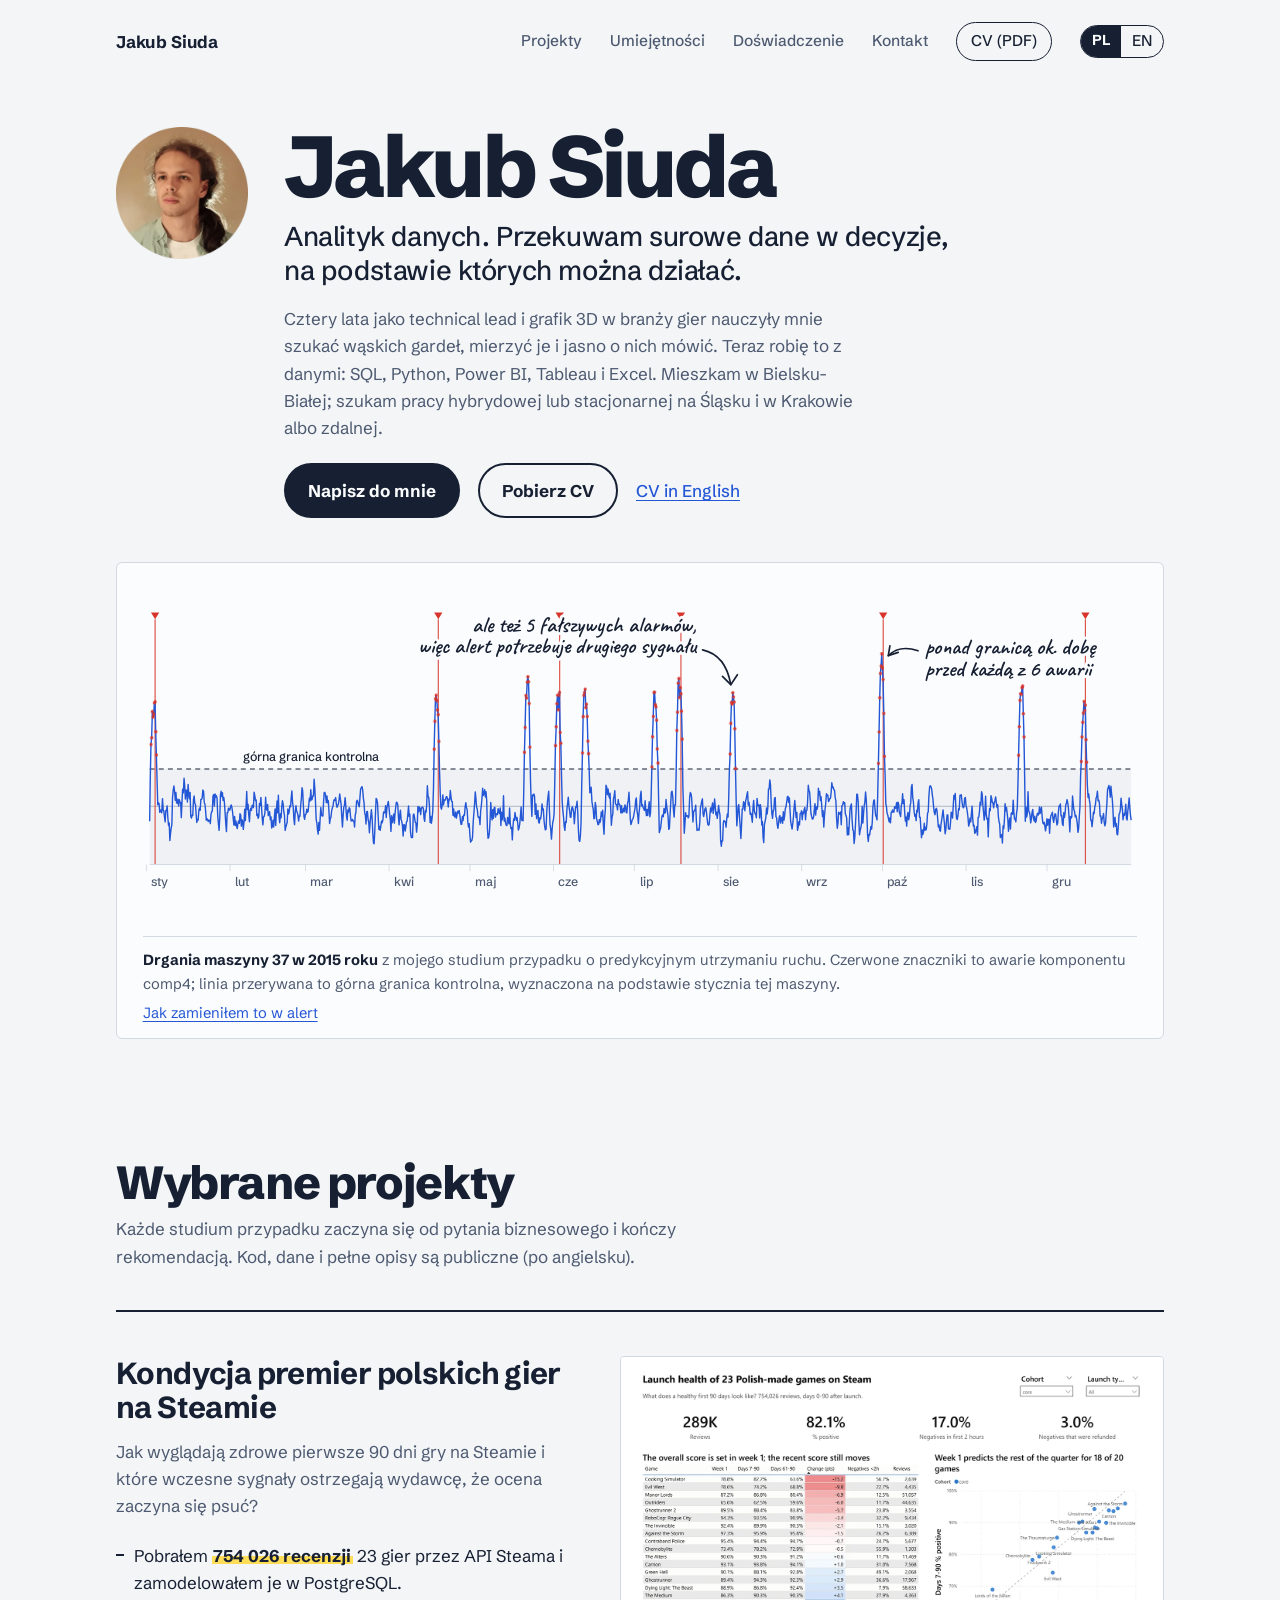
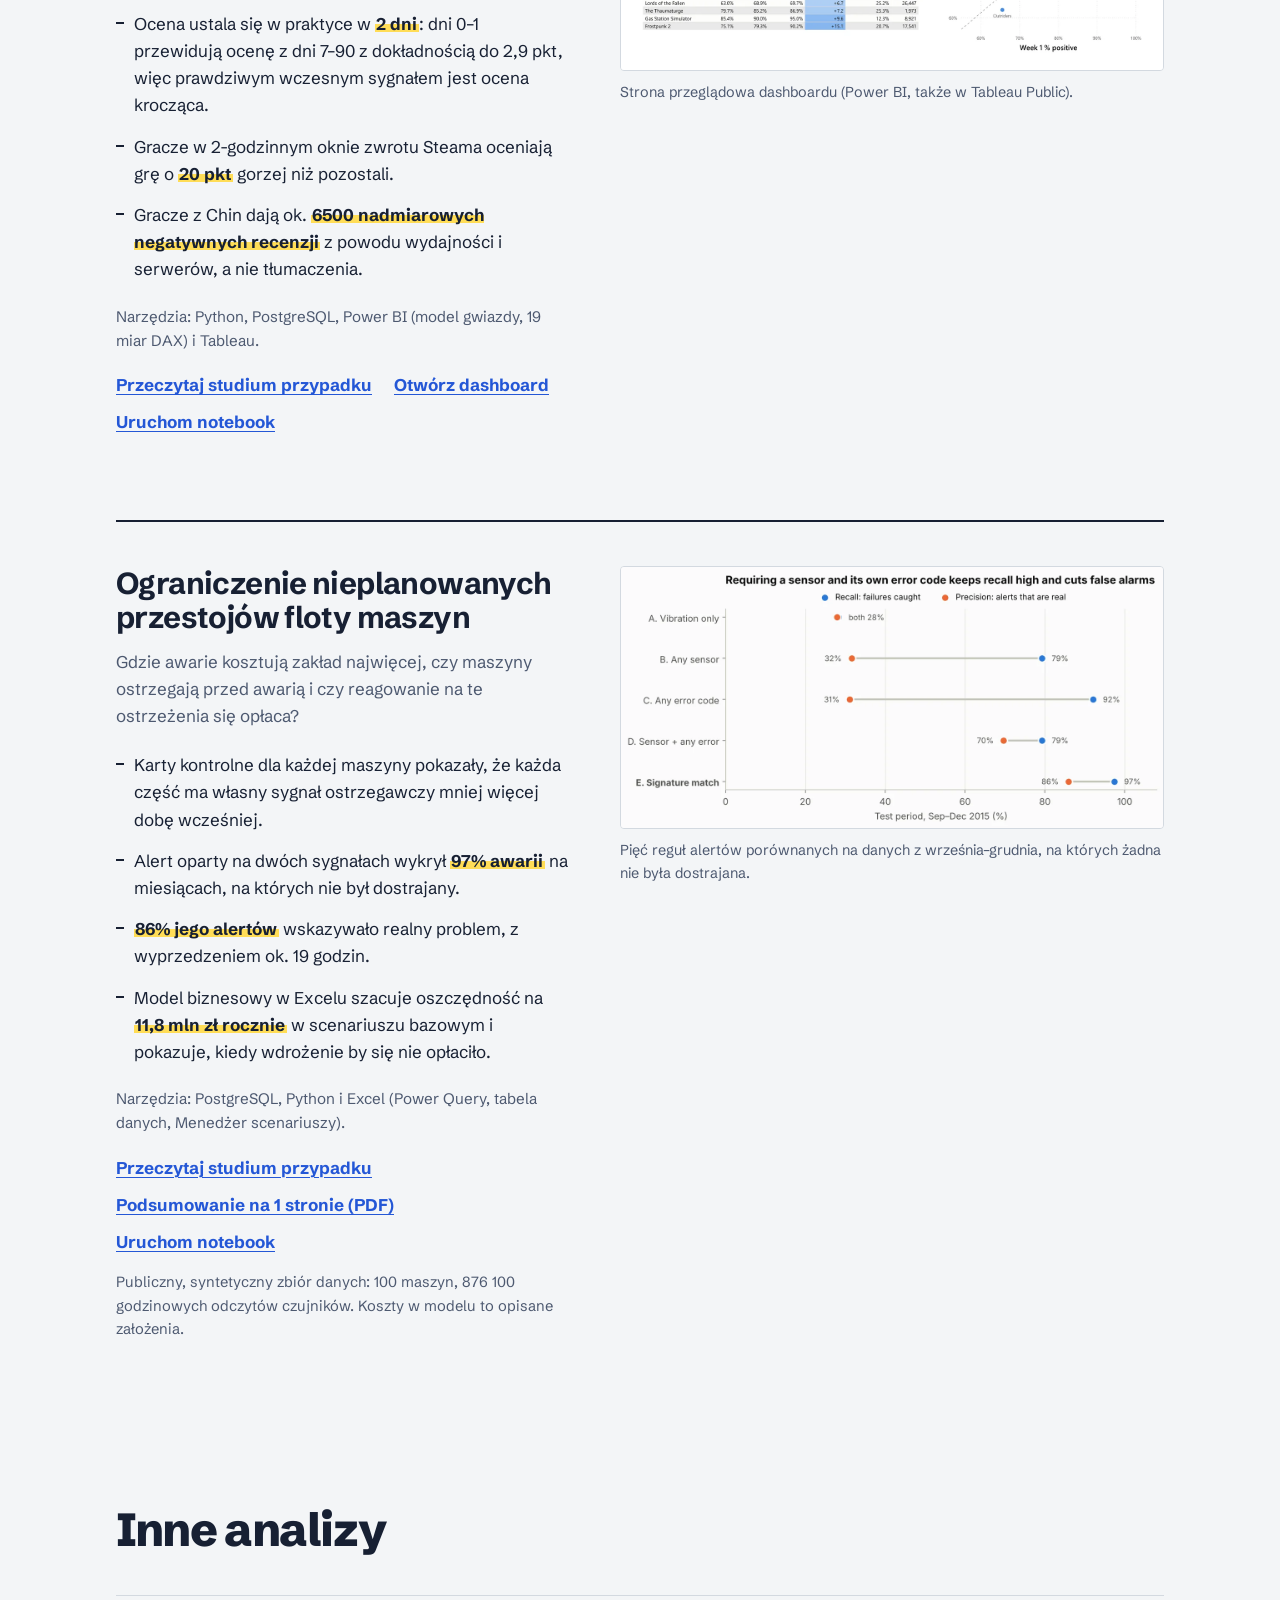
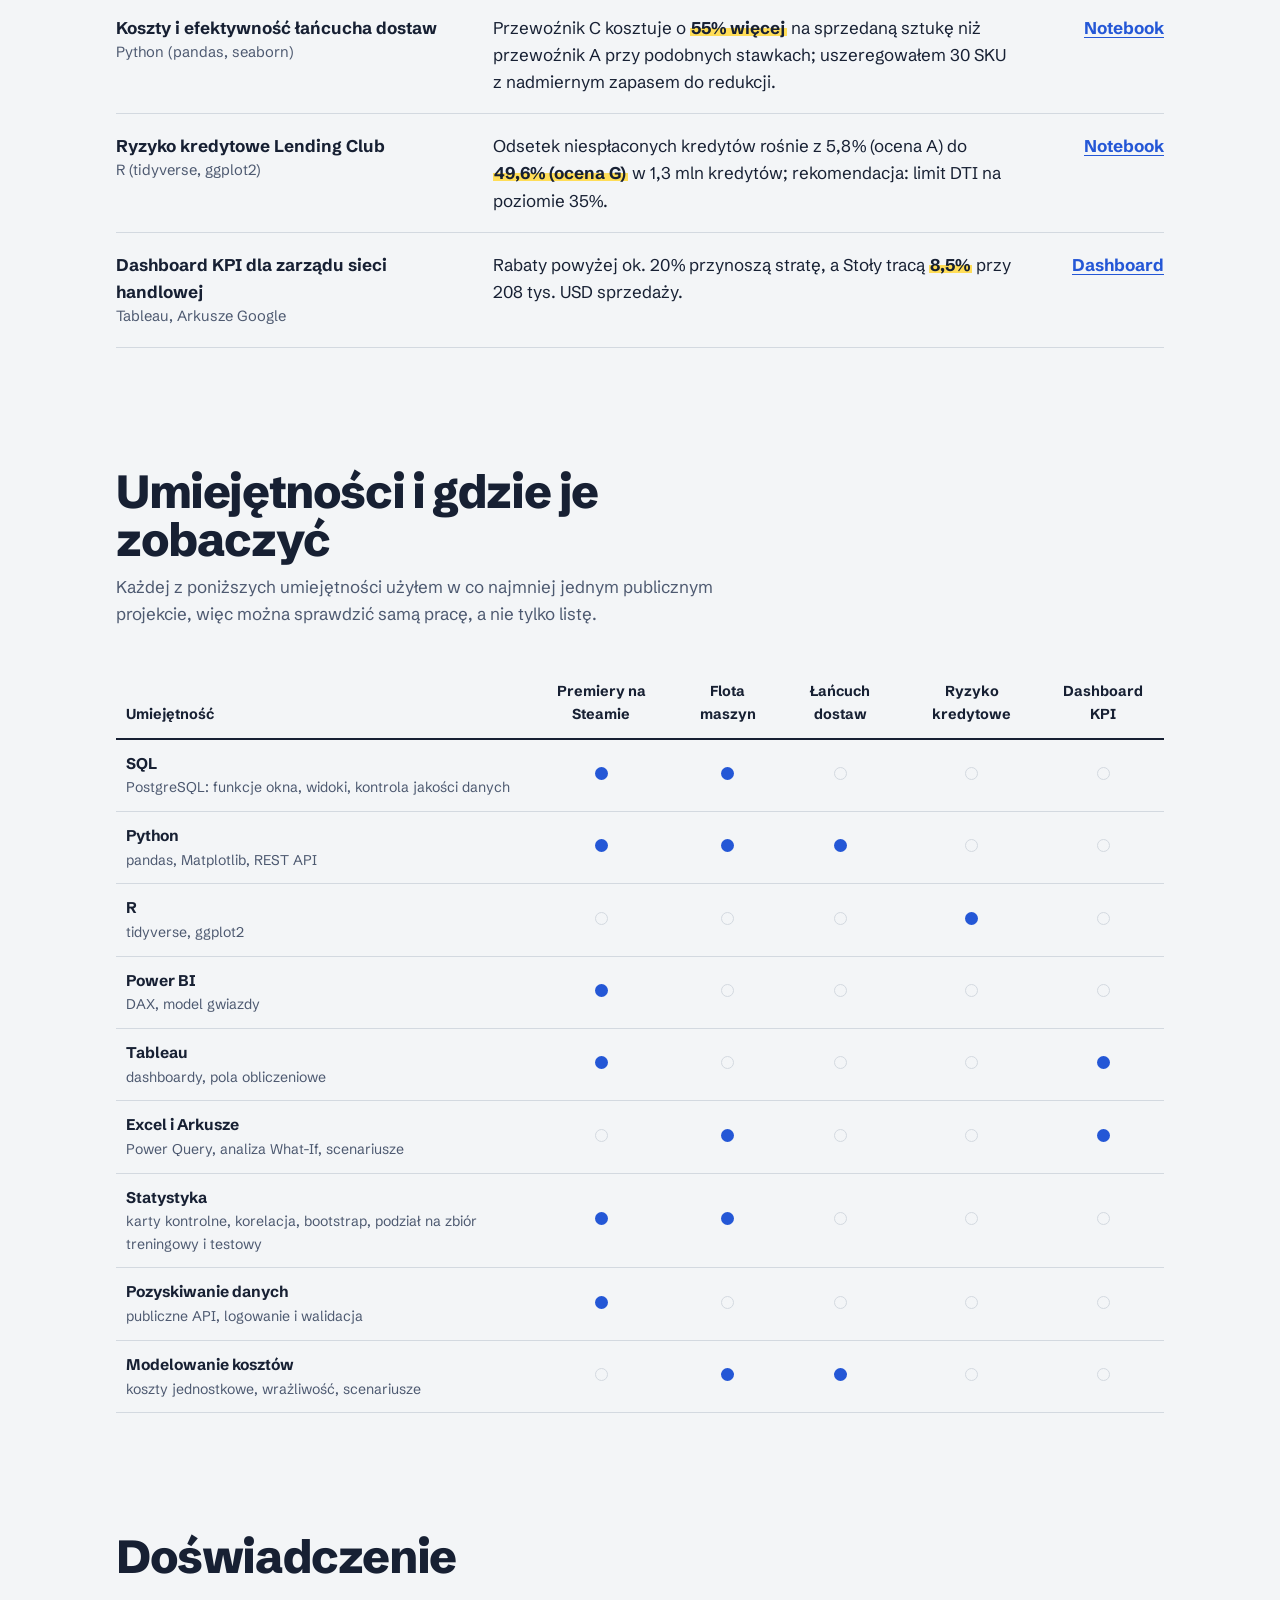
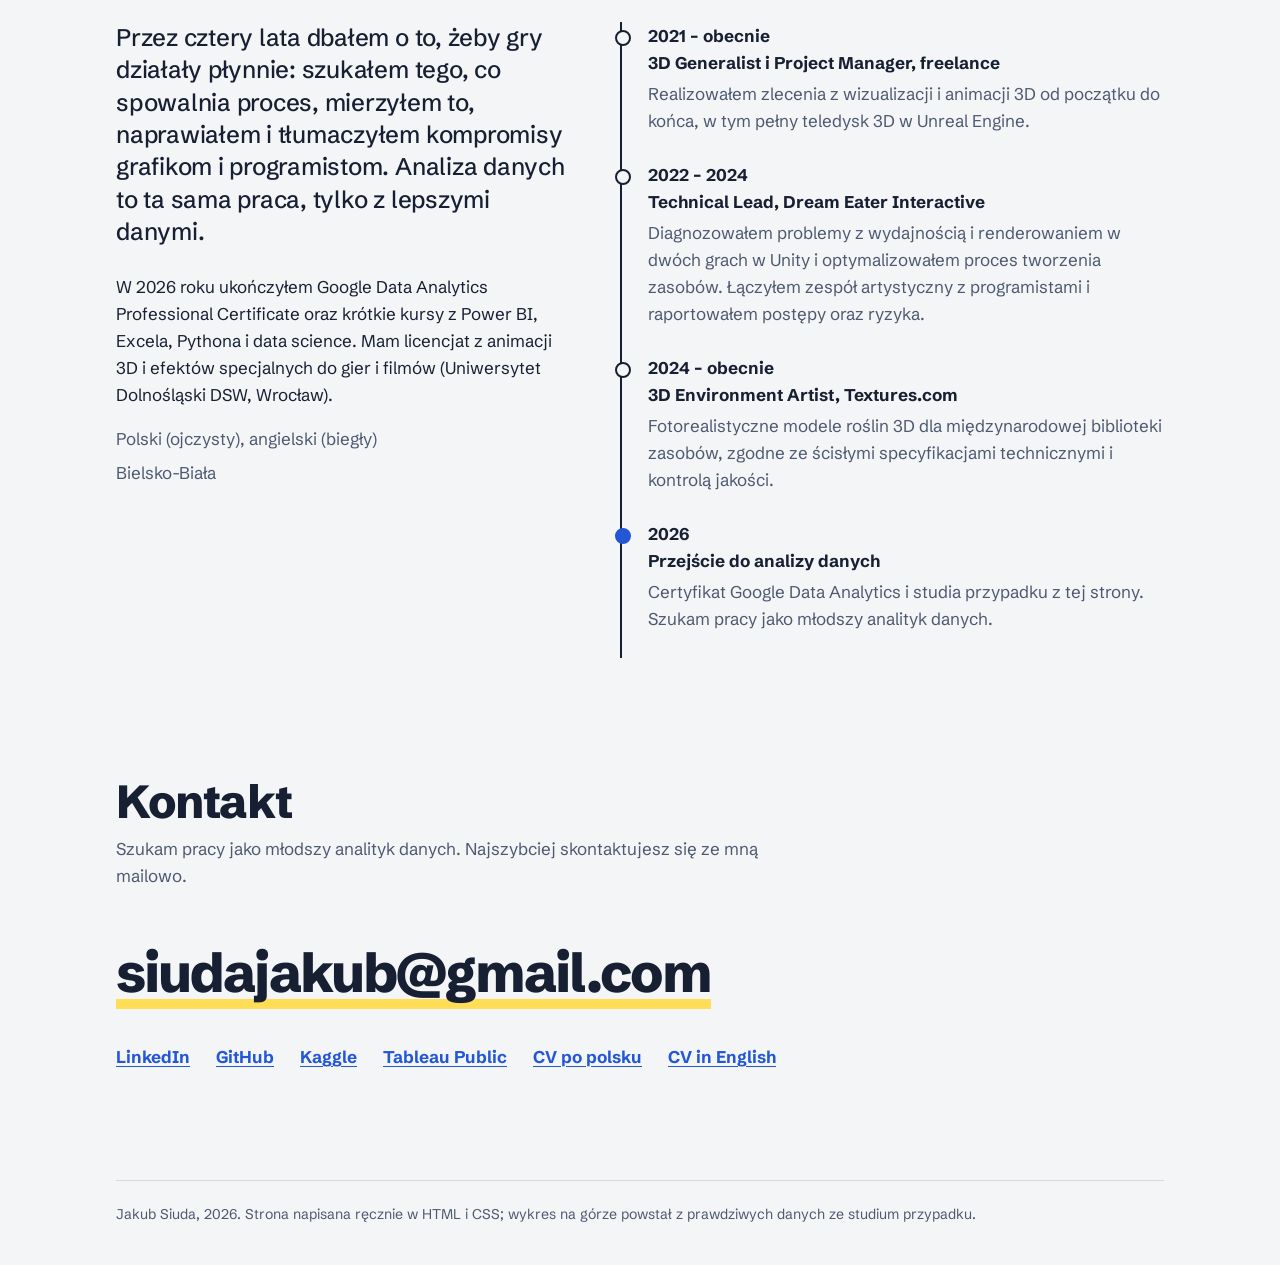
<file: index.html>
<!doctype html>
<html lang="pl">
<head>
<meta charset="utf-8">
<meta name="viewport" content="width=device-width, initial-scale=1">
<title>Jakub Siuda – Analityk danych</title>
<meta name="description" content="Młodszy analityk danych. Studia przypadku w SQL, Pythonie, Power BI, Tableau i Excelu: premiery gier na Steamie, predykcyjne utrzymanie ruchu floty maszyn, łańcuch dostaw i ryzyko kredytowe.">
<link rel="canonical" href="https://jakubsiuda.astermaris.pl/">
<link rel="alternate" hreflang="pl" href="https://jakubsiuda.astermaris.pl/">
<link rel="alternate" hreflang="en" href="https://jakubsiuda.astermaris.pl/en/">
<link rel="alternate" hreflang="x-default" href="https://jakubsiuda.astermaris.pl/">
<meta property="og:type" content="website">
<meta property="og:locale" content="pl_PL">
<meta property="og:locale:alternate" content="en_GB">
<meta property="og:title" content="Jakub Siuda – Analityk danych">
<meta property="og:description" content="Studia przypadku zakończone decyzją: premiery gier na Steamie, predykcyjne utrzymanie ruchu, łańcuch dostaw i ryzyko kredytowe.">
<meta property="og:url" content="https://jakubsiuda.astermaris.pl/">
<meta property="og:image" content="https://jakubsiuda.astermaris.pl/img/og.png">
<meta name="twitter:card" content="summary_large_image">
<link rel="icon" href="favicon.svg" type="image/svg+xml">
<link rel="preload" href="fonts/schibsted-grotesk-latin-800-normal.woff2" as="font" type="font/woff2" crossorigin>
<link rel="preload" href="fonts/schibsted-grotesk-latin-400-normal.woff2" as="font" type="font/woff2" crossorigin>
<link rel="stylesheet" href="styles.css">
</head>
<body>
<a class="skip" href="#work">Przejdź do projektów</a>

<header class="wrap top">
  <a class="name" href="#">Jakub Siuda</a>
  <nav aria-label="Sekcje">
    <a href="#work">Projekty</a>
    <a href="#skills">Umiejętności</a>
    <a href="#background">Doświadczenie</a>
    <a href="#contact">Kontakt</a>
    <a class="cv" href="cv/Jakub-Siuda-CV-PL.pdf">CV (PDF)</a>
    <span class="lang" role="group" aria-label="Język strony / Page language">
      <span aria-current="true">PL</span>
      <a href="en/" lang="en" hreflang="en" title="English version">EN</a>
    </span>
  </nav>
</header>

<main>
<div class="wrap hero">
  <div class="hero-text">
    <img src="img/jakub.webp" width="320" height="320" alt="Zdjęcie portretowe Jakuba Siudy">
    <div>
      <h1>Jakub Siuda</h1>
      <p class="lede">Analityk danych. Przekuwam surowe dane w decyzje, na podstawie których można działać.</p>
      <p class="sub">Cztery lata jako technical lead i grafik 3D w branży gier nauczyły mnie szukać wąskich gardeł, mierzyć je i jasno o nich mówić. Teraz robię to z danymi: SQL, Python, Power BI, Tableau i Excel. Mieszkam w Bielsku-Białej; szukam pracy hybrydowej lub stacjonarnej na Śląsku i w Krakowie albo zdalnej.</p>
      <div class="actions">
        <a class="btn primary" href="mailto:siudajakub@gmail.com">Napisz do mnie</a>
        <a class="btn ghost" href="cv/Jakub-Siuda-CV-PL.pdf">Pobierz CV</a>
        <a class="quiet" href="cv/Jakub-Siuda-CV-EN.pdf" hreflang="en" lang="en">CV in English</a>
      </div>
    </div>
  </div>

  <figure class="exhibit">
    <svg class="signal" viewBox="0 0 1200 400" role="img" aria-labelledby="sig-title sig-desc" preserveAspectRatio="xMidYMid meet">
  <title id="sig-title">Drgania jednej maszyny w 2015 roku z granicą kontrolną i sześcioma awariami comp4</title>
  <desc id="sig-desc">24-godzinna średnia drgań przekracza górną granicę kontrolną maszyny mniej więcej dobę przed każdą z sześciu awarii comp4 i jeszcze pięć razy bez awarii.</desc>
  <rect x="8" y="214.7" width="1184" height="115.3" class="band"/>
  <line x1="8" x2="1192" y1="259.7" y2="259.7" class="centre"/>
  <line x1="8" x2="1192" y1="214.7" y2="214.7" class="limit"/>
  <line x1="14.6" x2="14.6" y1="34" y2="330" class="fail"/><path d="M9.6 26 l5 8 l5 -8 z" class="failmark"/><line x1="356.2" x2="356.2" y1="34" y2="330" class="fail"/><path d="M351.2 26 l5 8 l5 -8 z" class="failmark"/><line x1="502.6" x2="502.6" y1="34" y2="330" class="fail"/><path d="M497.6 26 l5 8 l5 -8 z" class="failmark"/><line x1="648.9" x2="648.9" y1="34" y2="330" class="fail"/><path d="M643.9 26 l5 8 l5 -8 z" class="failmark"/><line x1="892.9" x2="892.9" y1="34" y2="330" class="fail"/><path d="M887.9 26 l5 8 l5 -8 z" class="failmark"/><line x1="1136.8" x2="1136.8" y1="34" y2="330" class="fail"/><path d="M1131.8 26 l5 8 l5 -8 z" class="failmark"/>
  <polyline points="8.0,277.7 8.8,223.8 9.6,185.1 10.4,176.9 11.3,145.4 12.1,152.0 12.9,148.7 13.7,134.9 14.5,133.6 15.3,169.7 16.1,197.7 16.9,226.0 17.8,257.8 18.6,255.3 19.4,256.8 20.2,267.0 21.0,265.6 21.8,264.1 22.6,267.6 23.5,250.5 24.3,263.7 25.1,265.5 25.9,272.6 26.7,278.5 27.5,264.8 28.3,265.5 29.1,259.2 30.0,274.2 30.8,282.8 31.6,279.9 32.4,301.0 33.2,292.3 34.0,285.7 34.8,282.2 35.6,248.8 36.5,239.5 37.3,235.3 38.1,241.9 38.9,252.4 39.7,243.0 40.5,255.3 41.3,256.1 42.2,251.0 43.0,259.4 43.8,251.8 44.6,254.7 45.4,255.3 46.2,273.4 47.0,254.6 47.8,239.0 48.7,243.3 49.5,225.9 50.3,235.0 51.1,250.9 51.9,240.4 52.7,240.2 53.5,254.5 54.4,233.5 55.2,244.8 56.0,250.6 56.8,243.0 57.6,271.4 58.4,273.8 59.2,270.5 60.0,270.9 60.9,251.3 61.7,247.3 62.5,256.3 63.3,257.6 64.1,269.4 64.9,279.2 65.7,275.6 66.5,276.3 67.4,264.5 68.2,261.6 69.0,264.5 69.8,251.4 70.6,251.4 71.4,249.5 72.2,240.0 73.1,241.9 73.9,255.4 74.7,256.9 75.5,265.1 76.3,276.6 77.1,274.5 77.9,275.7 78.7,278.1 79.6,276.3 80.4,276.6 81.2,280.6 82.0,269.4 82.8,266.3 83.6,265.5 84.4,247.3 85.3,245.5 86.1,259.4 86.9,244.8 87.7,248.5 88.5,246.9 89.3,250.2 90.1,270.6 90.9,280.4 91.8,288.7 92.6,273.2 93.4,245.8 94.2,241.6 95.0,248.1 95.8,243.4 96.6,252.5 97.5,249.2 98.3,256.5 99.1,269.4 99.9,281.7 100.7,290.2 101.5,267.3 102.3,267.3 103.1,261.9 104.0,263.7 104.8,264.3 105.6,259.7 106.4,258.1 107.2,261.0 108.0,266.3 108.8,274.3 109.6,282.2 110.5,272.1 111.3,282.8 112.1,277.4 112.9,283.6 113.7,286.5 114.5,280.3 115.3,277.5 116.2,280.3 117.0,268.7 117.8,270.1 118.6,283.6 119.4,275.9 120.2,277.9 121.0,287.5 121.8,279.0 122.7,263.3 123.5,277.0 124.3,260.4 125.1,241.9 125.9,263.6 126.7,257.1 127.5,269.9 128.4,278.4 129.2,264.5 130.0,261.9 130.8,264.7 131.6,258.9 132.4,258.3 133.2,261.2 134.0,242.6 134.9,247.1 135.7,252.8 136.5,252.1 137.3,270.9 138.1,269.2 138.9,274.3 139.7,271.7 140.5,256.3 141.4,258.9 142.2,248.9 143.0,261.4 143.8,274.2 144.6,282.1 145.4,272.4 146.2,271.9 147.1,267.2 147.9,248.7 148.7,263.2 149.5,264.4 150.3,257.4 151.1,271.0 151.9,268.7 152.7,266.2 153.6,276.1 154.4,272.4 155.2,285.9 156.0,284.0 156.8,276.4 157.6,284.6 158.4,273.7 159.3,263.0 160.1,282.9 160.9,264.8 161.7,253.4 162.5,267.6 163.3,246.3 164.1,272.4 164.9,279.6 165.8,268.8 166.6,273.5 167.4,260.0 168.2,252.9 169.0,256.7 169.8,266.3 170.6,270.2 171.5,288.8 172.3,284.6 173.1,281.9 173.9,278.9 174.7,263.0 175.5,269.1 176.3,266.6 177.1,259.0 178.0,260.4 178.8,248.8 179.6,241.1 180.4,255.2 181.2,260.5 182.0,275.2 182.8,281.8 183.6,266.6 184.5,259.0 185.3,265.4 186.1,267.2 186.9,270.5 187.7,277.5 188.5,271.4 189.3,271.7 190.2,259.0 191.0,250.2 191.8,237.3 192.6,240.8 193.4,258.5 194.2,272.4 195.0,275.3 195.8,269.4 196.7,269.2 197.5,263.3 198.3,266.8 199.1,266.2 199.9,258.5 200.7,250.0 201.5,253.4 202.4,239.8 203.2,252.1 204.0,251.3 204.8,247.3 205.6,247.0 206.4,227.1 207.2,237.8 208.0,253.1 208.9,275.9 209.7,279.7 210.5,288.4 211.3,293.3 212.1,279.3 212.9,288.8 213.7,274.2 214.5,261.1 215.4,270.6 216.2,271.6 217.0,271.3 217.8,254.5 218.6,242.9 219.4,243.1 220.2,246.6 221.1,255.3 221.9,247.3 222.7,255.6 223.5,252.8 224.3,265.8 225.1,280.4 225.9,274.5 226.7,273.1 227.6,264.8 228.4,261.6 229.2,259.6 230.0,253.1 230.8,251.6 231.6,252.7 232.4,249.2 233.3,257.8 234.1,260.8 234.9,258.6 235.7,257.2 236.5,252.0 237.3,244.7 238.1,251.3 238.9,256.5 239.8,273.1 240.6,284.7 241.4,270.6 242.2,260.7 243.0,258.3 243.8,249.2 244.6,258.9 245.5,272.3 246.3,276.4 247.1,264.1 247.9,266.8 248.7,261.4 249.5,262.5 250.3,271.7 251.1,277.4 252.0,277.0 252.8,275.5 253.6,277.8 254.4,277.8 255.2,284.6 256.0,270.3 256.8,266.9 257.6,253.8 258.5,252.4 259.3,254.7 260.1,258.7 260.9,260.3 261.7,248.7 262.5,239.0 263.3,237.3 264.2,236.0 265.0,240.0 265.8,249.5 266.6,255.3 267.4,267.7 268.2,270.5 269.0,281.1 269.8,266.2 270.7,265.9 271.5,275.6 272.3,279.0 273.1,291.6 273.9,279.2 274.7,272.1 275.5,263.9 276.4,274.2 277.2,292.0 278.0,303.8 278.8,304.9 279.6,289.4 280.4,268.7 281.2,250.2 282.0,251.3 282.9,256.1 283.7,272.6 284.5,287.6 285.3,284.0 286.1,288.7 286.9,283.3 287.7,277.5 288.5,279.7 289.4,275.7 290.2,266.5 291.0,267.6 291.8,267.0 292.6,259.0 293.4,273.2 294.2,261.8 295.1,257.1 295.9,253.8 296.7,261.0 297.5,269.2 298.3,275.5 299.1,290.0 299.9,271.2 300.7,279.5 301.6,274.6 302.4,269.1 303.2,280.0 304.0,268.8 304.8,261.1 305.6,254.9 306.4,255.0 307.3,257.8 308.1,272.6 308.9,282.1 309.7,270.1 310.5,264.3 311.3,275.2 312.1,277.9 312.9,282.6 313.8,295.6 314.6,281.8 315.4,282.2 316.2,289.5 317.0,285.5 317.8,278.6 318.6,277.8 319.5,269.2 320.3,259.4 321.1,271.9 321.9,269.2 322.7,290.8 323.5,296.9 324.3,297.5 325.1,297.3 326.0,270.2 326.8,269.0 327.6,273.8 328.4,279.0 329.2,280.0 330.0,290.9 330.8,282.5 331.6,260.0 332.5,266.3 333.3,260.4 334.1,262.1 334.9,269.7 335.7,262.2 336.5,261.1 337.3,260.5 338.2,262.5 339.0,274.2 339.8,277.9 340.6,265.0 341.4,266.9 342.2,258.5 343.0,234.9 343.8,247.3 344.7,249.4 345.5,258.3 346.3,279.3 347.1,272.0 347.9,280.1 348.7,274.3 349.5,265.9 350.4,237.5 351.2,190.8 352.0,157.1 352.8,130.0 353.6,125.8 354.4,132.1 355.2,143.6 356.0,149.0 356.9,181.4 357.7,217.7 358.5,242.6 359.3,261.2 360.1,263.2 360.9,258.2 361.7,245.9 362.5,257.8 363.4,252.1 364.2,252.5 365.0,251.0 365.8,248.0 366.6,248.1 367.4,252.1 368.2,260.5 369.1,251.0 369.9,251.8 370.7,240.7 371.5,248.0 372.3,253.8 373.1,254.2 373.9,270.6 374.7,262.9 375.6,272.0 376.4,272.7 377.2,266.6 378.0,273.8 378.8,270.2 379.6,265.5 380.4,267.7 381.3,264.7 382.1,269.8 382.9,276.6 383.7,281.4 384.5,281.3 385.3,272.0 386.1,276.8 386.9,270.2 387.8,270.6 388.6,260.0 389.4,255.3 390.2,261.6 391.0,263.6 391.8,278.4 392.6,284.6 393.5,280.7 394.3,294.4 395.1,302.9 395.9,301.8 396.7,300.7 397.5,297.0 398.3,278.5 399.1,268.4 400.0,256.3 400.8,242.3 401.6,250.5 402.4,260.8 403.2,262.9 404.0,271.4 404.8,273.4 405.6,272.6 406.5,281.8 407.3,265.4 408.1,259.2 408.9,249.8 409.7,237.9 410.5,246.6 411.3,244.9 412.2,239.7 413.0,248.5 413.8,242.2 414.6,252.8 415.4,285.3 416.2,298.2 417.0,297.3 417.8,291.9 418.7,276.1 419.5,255.2 420.3,269.0 421.1,276.1 421.9,263.7 422.7,274.1 423.5,261.8 424.4,261.0 425.2,272.7 426.0,268.7 426.8,269.7 427.6,269.7 428.4,262.5 429.2,265.5 430.0,268.5 430.9,261.8 431.7,282.9 432.5,266.9 433.3,276.0 434.1,270.5 434.9,246.9 435.7,277.4 436.5,273.9 437.4,280.1 438.2,282.6 439.0,282.9 439.8,273.1 440.6,275.2 441.4,280.8 442.2,261.8 443.1,281.4 443.9,286.6 444.7,285.3 445.5,300.2 446.3,283.5 447.1,275.0 447.9,276.7 448.7,267.2 449.6,272.7 450.4,276.6 451.2,273.2 452.0,280.1 452.8,288.4 453.6,286.2 454.4,281.3 455.3,271.2 456.1,260.5 456.9,276.6 457.7,277.0 458.5,277.1 459.3,240.7 460.1,194.5 460.9,164.6 461.8,126.0 462.6,129.2 463.4,109.9 464.2,103.2 465.0,109.3 465.8,135.6 466.6,188.3 467.5,231.1 468.3,256.3 469.1,271.9 469.9,246.0 470.7,247.1 471.5,244.8 472.3,247.4 473.1,269.5 474.0,256.9 474.8,274.6 475.6,266.9 476.4,264.8 477.2,278.8 478.0,280.0 478.8,273.5 479.6,274.9 480.5,269.4 481.3,256.8 482.1,263.9 482.9,263.0 483.7,276.3 484.5,283.7 485.3,288.0 486.2,287.6 487.0,266.8 487.8,254.5 488.6,247.7 489.4,241.6 490.2,264.0 491.0,281.7 491.8,286.9 492.7,299.3 493.5,287.5 494.3,279.0 495.1,275.7 495.9,268.8 496.7,230.4 497.5,186.4 498.4,163.7 499.2,135.8 500.0,125.6 500.8,143.3 501.6,125.9 502.4,122.2 503.2,170.5 504.0,183.6 504.9,225.5 505.7,254.7 506.5,265.6 507.3,273.0 508.1,284.0 508.9,288.8 509.7,278.2 510.5,279.2 511.4,262.6 512.2,256.1 513.0,248.7 513.8,259.4 514.6,265.2 515.4,272.7 516.2,273.0 517.1,262.5 517.9,260.1 518.7,263.2 519.5,267.3 520.3,280.7 521.1,269.8 521.9,260.1 522.7,260.7 523.6,253.6 524.4,266.5 525.2,287.9 526.0,300.7 526.8,302.0 527.6,295.5 528.4,279.6 529.3,230.0 530.1,195.2 530.9,151.4 531.7,125.9 532.5,122.2 533.3,118.3 534.1,140.5 534.9,136.5 535.8,151.3 536.6,181.0 537.4,196.0 538.2,215.0 539.0,243.3 539.8,242.9 540.6,236.8 541.5,253.5 542.3,259.3 543.1,263.3 543.9,274.8 544.7,273.9 545.5,255.2 546.3,259.6 547.1,274.6 548.0,278.1 548.8,281.9 549.6,281.7 550.4,275.6 551.2,279.3 552.0,275.9 552.8,266.5 553.6,272.0 554.5,264.4 555.3,282.1 556.1,293.5 556.9,273.2 557.7,264.0 558.5,234.2 559.3,236.4 560.2,245.8 561.0,238.9 561.8,246.0 562.6,249.6 563.4,244.0 564.2,263.4 565.0,282.6 565.8,272.7 566.7,269.2 567.5,250.5 568.3,247.4 569.1,240.8 569.9,256.3 570.7,257.9 571.5,257.8 572.4,264.0 573.2,251.6 574.0,256.9 574.8,257.2 575.6,259.4 576.4,267.6 577.2,259.0 578.0,267.6 578.9,266.2 579.7,261.9 580.5,266.3 581.3,258.1 582.1,259.4 582.9,267.2 583.7,267.6 584.5,256.3 585.4,252.3 586.2,242.7 587.0,257.5 587.8,275.3 588.6,281.8 589.4,279.2 590.2,275.7 591.1,274.5 591.9,271.4 592.7,266.6 593.5,262.2 594.3,252.4 595.1,249.6 595.9,265.2 596.7,270.1 597.6,280.4 598.4,266.6 599.2,260.5 600.0,246.6 600.8,241.6 601.6,259.4 602.4,257.8 603.3,261.1 604.1,262.9 604.9,264.7 605.7,253.1 606.5,264.5 607.3,271.0 608.1,263.4 608.9,270.8 609.8,261.9 610.6,254.3 611.4,272.3 612.2,267.4 613.0,247.0 613.8,212.2 614.6,175.7 615.5,151.3 616.3,122.2 617.1,121.9 617.9,136.9 618.7,139.8 619.5,155.7 620.3,190.4 621.1,207.5 622.0,252.9 622.8,291.3 623.6,288.3 624.4,285.8 625.2,278.6 626.0,271.7 626.8,270.1 627.6,272.3 628.5,262.3 629.3,267.9 630.1,267.6 630.9,251.6 631.7,259.4 632.5,265.5 633.3,270.8 634.2,287.6 635.0,286.1 635.8,269.9 636.6,255.3 637.4,242.6 638.2,241.6 639.0,247.6 639.8,263.4 640.7,272.7 641.5,257.8 642.3,258.2 643.1,221.7 643.9,168.2 644.7,146.1 645.5,111.1 646.4,105.6 647.2,128.5 648.0,116.4 648.8,124.0 649.6,145.0 650.4,178.6 651.2,236.1 652.0,260.3 652.9,292.3 653.7,281.1 654.5,267.4 655.3,271.9 656.1,271.2 656.9,271.0 657.7,273.7 658.5,271.7 659.4,249.2 660.2,243.1 661.0,244.4 661.8,249.4 662.6,264.0 663.4,278.6 664.2,266.9 665.1,264.5 665.9,264.7 666.7,258.3 667.5,277.2 668.3,289.0 669.1,287.2 669.9,287.5 670.7,288.7 671.6,279.6 672.4,261.5 673.2,258.1 674.0,253.5 674.8,250.7 675.6,269.2 676.4,272.0 677.3,266.3 678.1,262.2 678.9,261.6 679.7,266.9 680.5,274.9 681.3,281.3 682.1,282.6 682.9,281.5 683.8,270.5 684.6,261.8 685.4,266.5 686.2,261.2 687.0,255.8 687.8,268.3 688.6,262.2 689.5,251.0 690.3,260.3 691.1,270.1 691.9,266.9 692.7,274.3 693.5,267.6 694.3,258.7 695.1,265.2 696.0,270.1 696.8,301.6 697.6,307.9 698.4,301.3 699.2,301.4 700.0,280.1 700.8,276.7 701.6,278.2 702.5,278.2 703.3,284.8 704.1,275.2 704.9,269.0 705.7,272.7 706.5,250.7 707.3,216.8 708.2,196.6 709.0,159.5 709.8,134.2 710.6,136.4 711.4,122.7 712.2,127.7 713.0,133.9 713.8,166.1 714.7,214.1 715.5,252.3 716.3,283.3 717.1,272.3 717.9,259.7 718.7,257.6 719.5,272.0 720.4,285.1 721.2,298.5 722.0,282.9 722.8,262.9 723.6,263.2 724.4,254.2 725.2,255.8 726.0,265.0 726.9,253.4 727.7,250.3 728.5,245.8 729.3,242.2 730.1,258.2 730.9,254.7 731.7,260.0 732.5,269.4 733.4,268.0 734.2,272.4 735.0,279.0 735.8,261.4 736.6,252.8 737.4,265.2 738.2,268.3 739.1,269.2 739.9,273.5 740.7,250.2 741.5,257.4 742.3,259.4 743.1,258.2 743.9,273.9 744.7,257.8 745.6,264.5 746.4,282.2 747.2,278.4 748.0,297.1 748.8,303.5 749.6,281.7 750.4,278.2 751.3,273.5 752.1,261.8 752.9,269.0 753.7,261.5 754.5,238.7 755.3,238.7 756.1,227.8 756.9,233.6 757.8,256.0 758.6,268.7 759.4,274.2 760.2,265.1 761.0,263.9 761.8,249.9 762.6,249.1 763.5,272.1 764.3,273.5 765.1,282.1 765.9,286.2 766.7,280.1 767.5,272.8 768.3,270.9 769.1,279.9 770.0,273.9 770.8,272.8 771.6,280.1 772.4,266.3 773.2,276.4 774.0,271.0 774.8,262.7 775.6,260.3 776.5,254.5 777.3,248.1 778.1,247.7 778.9,255.0 779.7,249.6 780.5,264.5 781.3,278.6 782.2,282.9 783.0,287.1 783.8,280.3 784.6,272.7 785.4,261.9 786.2,252.8 787.0,262.6 787.8,273.4 788.7,267.0 789.5,288.7 790.3,285.0 791.1,278.2 791.9,282.1 792.7,268.3 793.5,268.4 794.4,265.1 795.2,275.9 796.0,266.8 796.8,268.7 797.6,263.3 798.4,261.0 799.2,275.9 800.0,265.6 800.9,264.3 801.7,254.0 802.5,234.3 803.3,240.5 804.1,242.2 804.9,253.4 805.7,268.1 806.5,271.7 807.4,275.2 808.2,274.9 809.0,272.3 809.8,263.4 810.6,256.5 811.4,270.3 812.2,260.3 813.1,263.3 813.9,259.8 814.7,238.0 815.5,246.0 816.3,241.8 817.1,252.8 817.9,248.1 818.7,258.5 819.6,272.1 820.4,265.1 821.2,284.8 822.0,271.6 822.8,263.0 823.6,255.4 824.4,244.5 825.3,246.9 826.1,246.2 826.9,253.9 827.7,252.9 828.5,250.3 829.3,250.0 830.1,242.9 830.9,231.4 831.8,237.1 832.6,236.5 833.4,239.8 834.2,240.5 835.0,249.6 835.8,252.9 836.6,273.2 837.5,286.1 838.3,280.0 839.1,266.8 839.9,268.8 840.7,269.0 841.5,266.5 842.3,281.9 843.1,259.2 844.0,258.3 844.8,254.3 845.6,256.3 846.4,255.3 847.2,268.4 848.0,271.2 848.8,273.7 849.6,294.2 850.5,285.4 851.3,294.1 852.1,277.1 852.9,263.0 853.7,259.3 854.5,256.9 855.3,275.0 856.2,287.9 857.0,289.5 857.8,304.5 858.6,297.4 859.4,282.4 860.2,266.3 861.0,245.2 861.8,245.2 862.7,254.0 863.5,278.2 864.3,294.1 865.1,288.8 865.9,285.7 866.7,280.7 867.5,259.6 868.4,279.9 869.2,268.0 870.0,259.0 870.8,254.3 871.6,242.4 872.4,250.9 873.2,267.7 874.0,294.0 874.9,302.2 875.7,293.7 876.5,294.4 877.3,288.8 878.1,283.9 878.9,287.2 879.7,278.6 880.5,260.4 881.4,252.7 882.2,252.0 883.0,262.9 883.8,270.9 884.6,272.6 885.4,276.1 886.2,247.6 887.1,207.9 887.9,169.9 888.7,128.7 889.5,99.4 890.3,90.5 891.1,75.9 891.9,92.9 892.7,106.7 893.6,147.6 894.4,199.5 895.2,222.3 896.0,256.4 896.8,260.0 897.6,268.4 898.4,270.2 899.3,274.8 900.1,278.4 900.9,273.7 901.7,279.6 902.5,266.9 903.3,266.9 904.1,264.1 904.9,266.8 905.8,266.6 906.6,260.1 907.4,262.1 908.2,261.4 909.0,255.4 909.8,266.1 910.6,254.7 911.5,256.7 912.3,267.0 913.1,269.0 913.9,272.0 914.7,258.9 915.5,256.1 916.3,244.5 917.1,256.3 918.0,251.8 918.8,267.2 919.6,277.4 920.4,272.8 921.2,283.6 922.0,271.2 922.8,267.0 923.6,276.0 924.5,270.6 925.3,259.3 926.1,255.6 926.9,236.6 927.7,233.3 928.5,249.1 929.3,254.3 930.2,266.3 931.0,271.7 931.8,269.5 932.6,277.0 933.4,264.5 934.2,266.6 935.0,255.2 935.8,251.8 936.7,273.0 937.5,272.8 938.3,286.1 939.1,297.7 939.9,288.2 940.7,293.8 941.5,290.9 942.4,280.1 943.2,288.6 944.0,285.1 944.8,287.9 945.6,280.8 946.4,268.0 947.2,266.6 948.0,247.3 948.9,236.1 949.7,234.9 950.5,236.2 951.3,238.6 952.1,245.9 952.9,250.9 953.7,260.7 954.5,267.0 955.4,269.8 956.2,263.7 957.0,262.1 957.8,265.0 958.6,274.8 959.4,284.7 960.2,282.2 961.1,288.7 961.9,289.7 962.7,280.8 963.5,275.7 964.3,269.8 965.1,264.0 965.9,272.6 966.7,280.1 967.6,292.9 968.4,288.3 969.2,277.7 970.0,270.1 970.8,270.1 971.6,286.8 972.4,287.1 973.3,287.3 974.1,279.6 974.9,266.8 975.7,267.9 976.5,273.9 977.3,260.8 978.1,246.6 978.9,251.1 979.8,244.1 980.6,263.7 981.4,274.6 982.2,275.6 983.0,271.4 983.8,262.6 984.6,264.0 985.5,246.3 986.3,246.5 987.1,245.8 987.9,253.9 988.7,259.3 989.5,261.6 990.3,260.5 991.1,250.0 992.0,249.2 992.8,259.6 993.6,261.6 994.4,266.9 995.2,273.5 996.0,283.6 996.8,280.8 997.6,274.2 998.5,278.5 999.3,268.5 1000.1,259.7 1000.9,274.8 1001.7,283.6 1002.5,282.6 1003.3,292.3 1004.2,291.1 1005.0,287.5 1005.8,284.3 1006.6,294.5 1007.4,273.0 1008.2,272.7 1009.0,266.1 1009.8,254.7 1010.7,258.3 1011.5,242.2 1012.3,244.9 1013.1,258.3 1013.9,266.1 1014.7,276.4 1015.5,270.5 1016.4,247.6 1017.2,269.2 1018.0,275.2 1018.8,274.5 1019.6,296.6 1020.4,273.5 1021.2,262.5 1022.0,265.0 1022.9,247.0 1023.7,249.9 1024.5,255.0 1025.3,255.7 1026.1,261.5 1026.9,255.3 1027.7,252.9 1028.5,248.4 1029.4,255.8 1030.2,261.1 1031.0,257.8 1031.8,272.1 1032.6,277.9 1033.4,281.4 1034.2,297.4 1035.1,295.5 1035.9,293.7 1036.7,304.0 1037.5,283.5 1038.3,286.6 1039.1,276.6 1039.9,256.5 1040.7,265.0 1041.6,261.0 1042.4,268.3 1043.2,274.8 1044.0,289.8 1044.8,278.5 1045.6,273.9 1046.4,287.3 1047.3,268.1 1048.1,267.6 1048.9,269.4 1049.7,252.3 1050.5,267.0 1051.3,275.2 1052.1,275.0 1052.9,278.4 1053.8,267.6 1054.6,262.2 1055.4,234.4 1056.2,198.1 1057.0,163.6 1057.8,131.8 1058.6,123.8 1059.5,124.7 1060.3,116.4 1061.1,114.6 1061.9,147.9 1062.7,176.0 1063.5,223.7 1064.3,277.7 1065.1,260.5 1066.0,272.6 1066.8,267.7 1067.6,242.2 1068.4,265.1 1069.2,266.9 1070.0,270.2 1070.8,279.7 1071.6,274.8 1072.5,266.6 1073.3,263.6 1074.1,273.7 1074.9,277.2 1075.7,271.7 1076.5,279.2 1077.3,277.8 1078.2,271.3 1079.0,268.0 1079.8,270.2 1080.6,269.2 1081.4,260.4 1082.2,268.1 1083.0,264.1 1083.8,260.8 1084.7,273.0 1085.5,279.9 1086.3,281.0 1087.1,279.0 1087.9,283.7 1088.7,289.3 1089.5,284.0 1090.4,274.8 1091.2,282.5 1092.0,276.0 1092.8,275.2 1093.6,292.3 1094.4,276.8 1095.2,270.5 1096.0,269.8 1096.9,266.8 1097.7,274.6 1098.5,279.0 1099.3,273.0 1100.1,268.8 1100.9,269.1 1101.7,275.9 1102.5,282.2 1103.4,279.9 1104.2,266.9 1105.0,259.4 1105.8,260.0 1106.6,256.8 1107.4,271.3 1108.2,270.8 1109.1,281.0 1109.9,283.0 1110.7,267.3 1111.5,273.2 1112.3,267.9 1113.1,258.1 1113.9,255.7 1114.7,251.6 1115.6,256.3 1116.4,262.7 1117.2,275.0 1118.0,290.6 1118.8,272.1 1119.6,273.9 1120.4,272.4 1121.3,247.3 1122.1,256.8 1122.9,263.9 1123.7,265.9 1124.5,272.3 1125.3,270.6 1126.1,274.3 1126.9,279.6 1127.8,291.1 1128.6,286.6 1129.4,273.0 1130.2,260.8 1131.0,223.1 1131.8,205.6 1132.6,176.0 1133.5,158.3 1134.3,147.4 1135.1,133.2 1135.9,144.0 1136.7,137.6 1137.5,179.3 1138.3,206.5 1139.1,233.1 1140.0,249.2 1140.8,244.7 1141.6,252.0 1142.4,257.4 1143.2,276.6 1144.0,276.4 1144.8,284.3 1145.6,276.7 1146.5,266.9 1147.3,268.5 1148.1,260.8 1148.9,257.5 1149.7,249.8 1150.5,248.0 1151.3,241.5 1152.2,253.2 1153.0,252.5 1153.8,257.2 1154.6,271.6 1155.4,271.3 1156.2,280.1 1157.0,274.6 1157.8,273.1 1158.7,268.5 1159.5,279.5 1160.3,283.3 1161.1,280.1 1161.9,268.4 1162.7,256.5 1163.5,240.0 1164.4,236.8 1165.2,234.6 1166.0,239.7 1166.8,248.7 1167.6,235.4 1168.4,244.9 1169.2,250.6 1170.0,263.2 1170.9,284.6 1171.7,278.5 1172.5,272.8 1173.3,283.9 1174.1,280.8 1174.9,293.4 1175.7,294.0 1176.5,284.3 1177.4,269.2 1178.2,267.9 1179.0,263.7 1179.8,249.9 1180.6,257.9 1181.4,262.7 1182.2,275.9 1183.1,269.0 1183.9,270.6 1184.7,266.9 1185.5,257.2 1186.3,274.2 1187.1,276.3 1187.9,265.8 1188.7,259.2 1189.6,249.6 1190.4,262.6 1191.2,270.6 1192.0,276.3" class="trace" pathLength="1"/>
  <text x="121" y="204.7" class="ax lab">górna granica kontrolna</text>
  <g class="over"><circle cx="9.6" cy="185.1" r="1.9"/><circle cx="10.4" cy="176.9" r="1.9"/><circle cx="11.3" cy="145.4" r="1.9"/><circle cx="12.1" cy="152.0" r="1.9"/><circle cx="12.9" cy="148.7" r="1.9"/><circle cx="13.7" cy="134.9" r="1.9"/><circle cx="14.5" cy="133.6" r="1.9"/><circle cx="15.3" cy="169.7" r="1.9"/><circle cx="16.1" cy="197.7" r="1.9"/><circle cx="351.2" cy="190.8" r="1.9"/><circle cx="352.0" cy="157.1" r="1.9"/><circle cx="352.8" cy="130.0" r="1.9"/><circle cx="353.6" cy="125.8" r="1.9"/><circle cx="354.4" cy="132.1" r="1.9"/><circle cx="355.2" cy="143.6" r="1.9"/><circle cx="356.0" cy="149.0" r="1.9"/><circle cx="356.9" cy="181.4" r="1.9"/><circle cx="460.1" cy="194.5" r="1.9"/><circle cx="460.9" cy="164.6" r="1.9"/><circle cx="461.8" cy="126.0" r="1.9"/><circle cx="462.6" cy="129.2" r="1.9"/><circle cx="463.4" cy="109.9" r="1.9"/><circle cx="464.2" cy="103.2" r="1.9"/><circle cx="465.0" cy="109.3" r="1.9"/><circle cx="465.8" cy="135.6" r="1.9"/><circle cx="466.6" cy="188.3" r="1.9"/><circle cx="497.5" cy="186.4" r="1.9"/><circle cx="498.4" cy="163.7" r="1.9"/><circle cx="499.2" cy="135.8" r="1.9"/><circle cx="500.0" cy="125.6" r="1.9"/><circle cx="500.8" cy="143.3" r="1.9"/><circle cx="501.6" cy="125.9" r="1.9"/><circle cx="502.4" cy="122.2" r="1.9"/><circle cx="503.2" cy="170.5" r="1.9"/><circle cx="504.0" cy="183.6" r="1.9"/><circle cx="530.1" cy="195.2" r="1.9"/><circle cx="530.9" cy="151.4" r="1.9"/><circle cx="531.7" cy="125.9" r="1.9"/><circle cx="532.5" cy="122.2" r="1.9"/><circle cx="533.3" cy="118.3" r="1.9"/><circle cx="534.1" cy="140.5" r="1.9"/><circle cx="534.9" cy="136.5" r="1.9"/><circle cx="535.8" cy="151.3" r="1.9"/><circle cx="536.6" cy="181.0" r="1.9"/><circle cx="537.4" cy="196.0" r="1.9"/><circle cx="613.8" cy="212.2" r="1.9"/><circle cx="614.6" cy="175.7" r="1.9"/><circle cx="615.5" cy="151.3" r="1.9"/><circle cx="616.3" cy="122.2" r="1.9"/><circle cx="617.1" cy="121.9" r="1.9"/><circle cx="617.9" cy="136.9" r="1.9"/><circle cx="618.7" cy="139.8" r="1.9"/><circle cx="619.5" cy="155.7" r="1.9"/><circle cx="620.3" cy="190.4" r="1.9"/><circle cx="621.1" cy="207.5" r="1.9"/><circle cx="643.9" cy="168.2" r="1.9"/><circle cx="644.7" cy="146.1" r="1.9"/><circle cx="645.5" cy="111.1" r="1.9"/><circle cx="646.4" cy="105.6" r="1.9"/><circle cx="647.2" cy="128.5" r="1.9"/><circle cx="648.0" cy="116.4" r="1.9"/><circle cx="648.8" cy="124.0" r="1.9"/><circle cx="649.6" cy="145.0" r="1.9"/><circle cx="650.4" cy="178.6" r="1.9"/><circle cx="708.2" cy="196.6" r="1.9"/><circle cx="709.0" cy="159.5" r="1.9"/><circle cx="709.8" cy="134.2" r="1.9"/><circle cx="710.6" cy="136.4" r="1.9"/><circle cx="711.4" cy="122.7" r="1.9"/><circle cx="712.2" cy="127.7" r="1.9"/><circle cx="713.0" cy="133.9" r="1.9"/><circle cx="713.8" cy="166.1" r="1.9"/><circle cx="714.7" cy="214.1" r="1.9"/><circle cx="887.1" cy="207.9" r="1.9"/><circle cx="887.9" cy="169.9" r="1.9"/><circle cx="888.7" cy="128.7" r="1.9"/><circle cx="889.5" cy="99.4" r="1.9"/><circle cx="890.3" cy="90.5" r="1.9"/><circle cx="891.1" cy="75.9" r="1.9"/><circle cx="891.9" cy="92.9" r="1.9"/><circle cx="892.7" cy="106.7" r="1.9"/><circle cx="893.6" cy="147.6" r="1.9"/><circle cx="894.4" cy="199.5" r="1.9"/><circle cx="1056.2" cy="198.1" r="1.9"/><circle cx="1057.0" cy="163.6" r="1.9"/><circle cx="1057.8" cy="131.8" r="1.9"/><circle cx="1058.6" cy="123.8" r="1.9"/><circle cx="1059.5" cy="124.7" r="1.9"/><circle cx="1060.3" cy="116.4" r="1.9"/><circle cx="1061.1" cy="114.6" r="1.9"/><circle cx="1061.9" cy="147.9" r="1.9"/><circle cx="1062.7" cy="176.0" r="1.9"/><circle cx="1131.8" cy="205.6" r="1.9"/><circle cx="1132.6" cy="176.0" r="1.9"/><circle cx="1133.5" cy="158.3" r="1.9"/><circle cx="1134.3" cy="147.4" r="1.9"/><circle cx="1135.1" cy="133.2" r="1.9"/><circle cx="1135.9" cy="144.0" r="1.9"/><circle cx="1136.7" cy="137.6" r="1.9"/><circle cx="1137.5" cy="179.3" r="1.9"/><circle cx="1138.3" cy="206.5" r="1.9"/></g>
  <line x1="8" x2="1192" y1="330" y2="330" class="axis"/>
  <text x="10" y="356" class="ax">sty</text><line x1="4.1" x2="4.1" y1="330" y2="338" class="tick"/><text x="111" y="356" class="ax">lut</text><line x1="104.9" x2="104.9" y1="330" y2="338" class="tick"/><text x="202" y="356" class="ax">mar</text><line x1="196.0" x2="196.0" y1="330" y2="338" class="tick"/><text x="303" y="356" class="ax">kwi</text><line x1="296.8" x2="296.8" y1="330" y2="338" class="tick"/><text x="400" y="356" class="ax">maj</text><line x1="394.4" x2="394.4" y1="330" y2="338" class="tick"/><text x="501" y="356" class="ax">cze</text><line x1="495.2" x2="495.2" y1="330" y2="338" class="tick"/><text x="599" y="356" class="ax">lip</text><line x1="592.8" x2="592.8" y1="330" y2="338" class="tick"/><text x="700" y="356" class="ax">sie</text><line x1="693.7" x2="693.7" y1="330" y2="338" class="tick"/><text x="800" y="356" class="ax">wrz</text><line x1="794.5" x2="794.5" y1="330" y2="338" class="tick"/><text x="898" y="356" class="ax">paź</text><line x1="892.1" x2="892.1" y1="330" y2="338" class="tick"/><text x="999" y="356" class="ax">lis</text><line x1="992.9" x2="992.9" y1="330" y2="338" class="tick"/><text x="1096" y="356" class="ax">gru</text><line x1="1090.5" x2="1090.5" y1="330" y2="338" class="tick"/>
  <g class="note note-a">
    <path d="M935 72 C 917 66, 907 70, 899 78" class="arrow"/>
    <path d="M901 66 L 899 78 L 911 74" class="arrow"/>
    <text x="943" y="76" class="hand">ponad granicą ok. dobę</text>
    <text x="943" y="102" class="hand">przed każdą z 6 awarii</text>
  </g>
  <g class="note note-b">
    <path d="M675 71 C 693 75, 705 89, 709 113" class="arrow"/>
    <path d="M699 103 L 709 113 L 717 101" class="arrow"/>
    <text x="667" y="49" class="hand end">ale też 5 fałszywych alarmów,</text>
    <text x="667" y="75" class="hand end">więc alert potrzebuje drugiego sygnału</text>
  </g>
</svg>
    <figcaption>
      <span class="mobile-notes">Ponad granicą ok. dobę przed każdą z 6 awarii, ale też 5 fałszywych alarmów, więc alert potrzebuje drugiego sygnału.</span>
      <span><strong>Drgania maszyny 37 w 2015 roku</strong> z mojego studium przypadku o predykcyjnym utrzymaniu ruchu. Czerwone znaczniki to awarie komponentu comp4; linia przerywana to górna granica kontrolna, wyznaczona na podstawie stycznia tej maszyny.</span>
      <a href="#maintenance">Jak zamieniłem to w alert</a>
    </figcaption>
  </figure>
</div>

<section id="work" class="wrap" aria-labelledby="work-title">
  <div class="sec-head">
    <h2 id="work-title">Wybrane projekty</h2>
    <p>Każde studium przypadku zaczyna się od pytania biznesowego i kończy rekomendacją. Kod, dane i pełne opisy są publiczne (po angielsku).</p>
  </div>

  <article class="case" id="steam">
    <div>
      <h3>Kondycja premier polskich gier na Steamie</h3>
      <p class="question">Jak wyglądają zdrowe pierwsze 90 dni gry na Steamie i które wczesne sygnały ostrzegają wydawcę, że ocena zaczyna się psuć?</p>
      <ul class="results">
        <li>Pobrałem <mark>754 026 recenzji</mark> 23 gier przez API Steama i zamodelowałem je w PostgreSQL.</li>
        <li>Ocena ustala się w praktyce w <mark>2 dni</mark>: dni 0–1 przewidują ocenę z dni 7–90 z dokładnością do 2,9 pkt, więc prawdziwym wczesnym sygnałem jest ocena krocząca.</li>
        <li>Gracze w 2-godzinnym oknie zwrotu Steama oceniają grę o <mark>20 pkt</mark> gorzej niż pozostali.</li>
        <li>Gracze z Chin dają ok. <mark>6500 nadmiarowych negatywnych recenzji</mark> z powodu wydajności i serwerów, a nie tłumaczenia.</li>
      </ul>
      <p class="built">Narzędzia: Python, PostgreSQL, Power BI (model gwiazdy, 19 miar DAX) i Tableau.</p>
      <ul class="links">
        <li><a href="https://github.com/Qba99/launch-health-of-polish-made-games-on-steam">Przeczytaj studium przypadku</a></li>
        <li><a href="https://public.tableau.com/app/profile/jakub.siuda/viz/LaunchhealthofPolish-madegamesonSteam/Portfoliooverview">Otwórz dashboard</a></li>
        <li><a href="https://www.kaggle.com/code/jakubsiuda/launch-health-of-polish-made-games-on-steam">Uruchom notebook</a></li>
      </ul>
    </div>
    <figure>
      <img src="img/steam-dashboard.webp" width="1400" height="809" loading="lazy" alt="Dashboard kondycji premier 23 polskich gier na Steamie: tabela ocen z pierwszego tygodnia i z dni 7–90 oraz wykres punktowy pokazujący, że pierwszy tydzień przewiduje resztę kwartału dla 18 z 20 gier.">
      <figcaption>Strona przeglądowa dashboardu (Power BI, także w Tableau Public).</figcaption>
    </figure>
  </article>

  <article class="case" id="maintenance">
    <div>
      <h3>Ograniczenie nieplanowanych przestojów floty maszyn</h3>
      <p class="question">Gdzie awarie kosztują zakład najwięcej, czy maszyny ostrzegają przed awarią i czy reagowanie na te ostrzeżenia się opłaca?</p>
      <ul class="results">
        <li>Karty kontrolne dla każdej maszyny pokazały, że każda część ma własny sygnał ostrzegawczy mniej więcej dobę wcześniej.</li>
        <li>Alert oparty na dwóch sygnałach wykrył <mark>97% awarii</mark> na miesiącach, na których nie był dostrajany.</li>
        <li><mark>86% jego alertów</mark> wskazywało realny problem, z wyprzedzeniem ok. 19 godzin.</li>
        <li>Model biznesowy w Excelu szacuje oszczędność na <mark>11,8 mln zł rocznie</mark> w scenariuszu bazowym i pokazuje, kiedy wdrożenie by się nie opłaciło.</li>
      </ul>
      <p class="built">Narzędzia: PostgreSQL, Python i Excel (Power Query, tabela danych, Menedżer scenariuszy).</p>
      <ul class="links">
        <li><a href="https://github.com/Qba99/cutting-unplanned-downtime">Przeczytaj studium przypadku</a></li>
        <li><a href="https://github.com/Qba99/cutting-unplanned-downtime/blob/main/docs/executive_summary.pdf">Podsumowanie na 1 stronie (PDF)</a></li>
        <li><a href="https://www.kaggle.com/code/jakubsiuda/cutting-unplanned-downtime-on-a-machine-fleet">Uruchom notebook</a></li>
      </ul>
      <p class="note">Publiczny, syntetyczny zbiór danych: 100 maszyn, 876 100 godzinowych odczytów czujników. Koszty w modelu to opisane założenia.</p>
    </div>
    <figure>
      <img src="img/alert-rules.webp" width="1300" height="628" loading="lazy" alt="Wykres porównujący pięć reguł alertów na danych testowych: wymaganie sygnału z czujnika i jego własnego kodu błędu utrzymuje wykrywalność na poziomie 97% i podnosi precyzję do 86%, a reguły oparte na jednym sygnale dają wiele fałszywych alarmów.">
      <figcaption>Pięć reguł alertów porównanych na danych z września–grudnia, na których żadna nie była dostrajana.</figcaption>
    </figure>
  </article>
</section>

<section class="wrap" aria-labelledby="more-title">
  <div class="sec-head">
    <h2 id="more-title">Inne analizy</h2>
  </div>
  <ul class="more">
    <li>
      <span class="t">Koszty i efektywność łańcucha dostaw<span>Python (pandas, seaborn)</span></span>
      <span class="r">Przewoźnik C kosztuje o <mark>55% więcej</mark> na sprzedaną sztukę niż przewoźnik A przy podobnych stawkach; uszeregowałem 30 SKU z nadmiernym zapasem do redukcji.</span>
      <a href="https://www.kaggle.com/code/jakubsiuda/supply-chain-case-study-python">Notebook</a>
    </li>
    <li>
      <span class="t">Ryzyko kredytowe Lending Club<span>R (tidyverse, ggplot2)</span></span>
      <span class="r">Odsetek niespłaconych kredytów rośnie z 5,8% (ocena A) do <mark>49,6% (ocena G)</mark> w 1,3 mln kredytów; rekomendacja: limit DTI na poziomie 35%.</span>
      <a href="https://www.kaggle.com/code/jakubsiuda/lending-club-case-study-r">Notebook</a>
    </li>
    <li>
      <span class="t">Dashboard KPI dla zarządu sieci handlowej<span>Tableau, Arkusze Google</span></span>
      <span class="r">Rabaty powyżej ok. 20% przynoszą stratę, a Stoły tracą <mark>8,5%</mark> przy 208 tys. USD sprzedaży.</span>
      <a href="https://public.tableau.com/app/profile/jakub.siuda/viz/ExecutiveKPIDashboard-SuperstoreAnalysis/ExecutiveOverview">Dashboard</a>
    </li>
  </ul>
</section>

<section id="skills" class="wrap" aria-labelledby="skills-title">
  <div class="sec-head">
    <h2 id="skills-title">Umiejętności i gdzie je zobaczyć</h2>
    <p>Każdej z poniższych umiejętności użyłem w co najmniej jednym publicznym projekcie, więc można sprawdzić samą pracę, a nie tylko listę.</p>
  </div>
  <div class="matrix-wrap">
    <table class="matrix">
      <thead>
        <tr>
          <th scope="col">Umiejętność</th>
          <th scope="col">Premiery na Steamie</th>
          <th scope="col">Flota maszyn</th>
          <th scope="col">Łańcuch dostaw</th>
          <th scope="col">Ryzyko kredytowe</th>
          <th scope="col">Dashboard KPI</th>
        </tr>
      </thead>
      <tbody>
        <tr><th scope="row">SQL<span>PostgreSQL: funkcje okna, widoki, kontrola jakości danych</span><span class="used-in">Użyte w: Premiery na Steamie, Flota maszyn</span></th><td><span class="y" aria-hidden="true"></span><span class="sr">użyte</span></td><td><span class="y" aria-hidden="true"></span><span class="sr">użyte</span></td><td><span class="n" aria-hidden="true"></span><span class="sr">nieużyte</span></td><td><span class="n" aria-hidden="true"></span><span class="sr">nieużyte</span></td><td><span class="n" aria-hidden="true"></span><span class="sr">nieużyte</span></td></tr>
        <tr><th scope="row">Python<span>pandas, Matplotlib, REST API</span><span class="used-in">Użyte w: Premiery na Steamie, Flota maszyn, Łańcuch dostaw</span></th><td><span class="y" aria-hidden="true"></span><span class="sr">użyte</span></td><td><span class="y" aria-hidden="true"></span><span class="sr">użyte</span></td><td><span class="y" aria-hidden="true"></span><span class="sr">użyte</span></td><td><span class="n" aria-hidden="true"></span><span class="sr">nieużyte</span></td><td><span class="n" aria-hidden="true"></span><span class="sr">nieużyte</span></td></tr>
        <tr><th scope="row">R<span>tidyverse, ggplot2</span><span class="used-in">Użyte w: Ryzyko kredytowe</span></th><td><span class="n" aria-hidden="true"></span><span class="sr">nieużyte</span></td><td><span class="n" aria-hidden="true"></span><span class="sr">nieużyte</span></td><td><span class="n" aria-hidden="true"></span><span class="sr">nieużyte</span></td><td><span class="y" aria-hidden="true"></span><span class="sr">użyte</span></td><td><span class="n" aria-hidden="true"></span><span class="sr">nieużyte</span></td></tr>
        <tr><th scope="row">Power BI<span>DAX, model gwiazdy</span><span class="used-in">Użyte w: Premiery na Steamie</span></th><td><span class="y" aria-hidden="true"></span><span class="sr">użyte</span></td><td><span class="n" aria-hidden="true"></span><span class="sr">nieużyte</span></td><td><span class="n" aria-hidden="true"></span><span class="sr">nieużyte</span></td><td><span class="n" aria-hidden="true"></span><span class="sr">nieużyte</span></td><td><span class="n" aria-hidden="true"></span><span class="sr">nieużyte</span></td></tr>
        <tr><th scope="row">Tableau<span>dashboardy, pola obliczeniowe</span><span class="used-in">Użyte w: Premiery na Steamie, Dashboard KPI</span></th><td><span class="y" aria-hidden="true"></span><span class="sr">użyte</span></td><td><span class="n" aria-hidden="true"></span><span class="sr">nieużyte</span></td><td><span class="n" aria-hidden="true"></span><span class="sr">nieużyte</span></td><td><span class="n" aria-hidden="true"></span><span class="sr">nieużyte</span></td><td><span class="y" aria-hidden="true"></span><span class="sr">użyte</span></td></tr>
        <tr><th scope="row">Excel i Arkusze<span>Power Query, analiza What-If, scenariusze</span><span class="used-in">Użyte w: Flota maszyn, Dashboard KPI</span></th><td><span class="n" aria-hidden="true"></span><span class="sr">nieużyte</span></td><td><span class="y" aria-hidden="true"></span><span class="sr">użyte</span></td><td><span class="n" aria-hidden="true"></span><span class="sr">nieużyte</span></td><td><span class="n" aria-hidden="true"></span><span class="sr">nieużyte</span></td><td><span class="y" aria-hidden="true"></span><span class="sr">użyte</span></td></tr>
        <tr><th scope="row">Statystyka<span>karty kontrolne, korelacja, bootstrap, podział na zbiór treningowy i testowy</span><span class="used-in">Użyte w: Premiery na Steamie, Flota maszyn</span></th><td><span class="y" aria-hidden="true"></span><span class="sr">użyte</span></td><td><span class="y" aria-hidden="true"></span><span class="sr">użyte</span></td><td><span class="n" aria-hidden="true"></span><span class="sr">nieużyte</span></td><td><span class="n" aria-hidden="true"></span><span class="sr">nieużyte</span></td><td><span class="n" aria-hidden="true"></span><span class="sr">nieużyte</span></td></tr>
        <tr><th scope="row">Pozyskiwanie danych<span>publiczne API, logowanie i walidacja</span><span class="used-in">Użyte w: Premiery na Steamie</span></th><td><span class="y" aria-hidden="true"></span><span class="sr">użyte</span></td><td><span class="n" aria-hidden="true"></span><span class="sr">nieużyte</span></td><td><span class="n" aria-hidden="true"></span><span class="sr">nieużyte</span></td><td><span class="n" aria-hidden="true"></span><span class="sr">nieużyte</span></td><td><span class="n" aria-hidden="true"></span><span class="sr">nieużyte</span></td></tr>
        <tr><th scope="row">Modelowanie kosztów<span>koszty jednostkowe, wrażliwość, scenariusze</span><span class="used-in">Użyte w: Flota maszyn, Łańcuch dostaw</span></th><td><span class="n" aria-hidden="true"></span><span class="sr">nieużyte</span></td><td><span class="y" aria-hidden="true"></span><span class="sr">użyte</span></td><td><span class="y" aria-hidden="true"></span><span class="sr">użyte</span></td><td><span class="n" aria-hidden="true"></span><span class="sr">nieużyte</span></td><td><span class="n" aria-hidden="true"></span><span class="sr">nieużyte</span></td></tr>
      </tbody>
    </table>
  </div>
</section>

<section id="background" class="wrap" aria-labelledby="bg-title">
  <div class="sec-head">
    <h2 id="bg-title">Doświadczenie</h2>
  </div>
  <div class="about">
    <div>
      <p class="big">Przez cztery lata dbałem o to, żeby gry działały płynnie: szukałem tego, co spowalnia proces, mierzyłem to, naprawiałem i tłumaczyłem kompromisy grafikom i programistom. Analiza danych to ta sama praca, tylko z lepszymi danymi.</p>
      <p>W 2026 roku ukończyłem Google Data Analytics Professional Certificate oraz krótkie kursy z Power BI, Excela, Pythona i data science. Mam licencjat z animacji 3D i efektów specjalnych do gier i filmów (Uniwersytet Dolnośląski DSW, Wrocław).</p>
      <ul class="facts">
        <li>Polski (ojczysty), angielski (biegły)</li>
        <li>Bielsko-Biała</li>
      </ul>
    </div>
    <ol class="timeline" aria-label="Historia zawodowa, od najstarszej">
      <li>
        <span class="when">2021 – obecnie</span>
        <span class="role">3D Generalist i Project Manager, freelance</span>
        <p>Realizowałem zlecenia z wizualizacji i animacji 3D od początku do końca, w tym pełny teledysk 3D w Unreal Engine.</p>
      </li>
      <li>
        <span class="when">2022 – 2024</span>
        <span class="role">Technical Lead, Dream Eater Interactive</span>
        <p>Diagnozowałem problemy z wydajnością i renderowaniem w dwóch grach w Unity i optymalizowałem proces tworzenia zasobów. Łączyłem zespół artystyczny z programistami i raportowałem postępy oraz ryzyka.</p>
      </li>
      <li>
        <span class="when">2024 – obecnie</span>
        <span class="role">3D Environment Artist, Textures.com</span>
        <p>Fotorealistyczne modele roślin 3D dla międzynarodowej biblioteki zasobów, zgodne ze ścisłymi specyfikacjami technicznymi i kontrolą jakości.</p>
      </li>
      <li class="now">
        <span class="when">2026</span>
        <span class="role">Przejście do analizy danych</span>
        <p>Certyfikat Google Data Analytics i studia przypadku z tej strony. Szukam pracy jako młodszy analityk danych.</p>
      </li>
    </ol>
  </div>
</section>

<section id="contact" class="wrap contact" aria-labelledby="contact-title">
  <div class="sec-head">
    <h2 id="contact-title">Kontakt</h2>
    <p>Szukam pracy jako młodszy analityk danych. Najszybciej skontaktujesz się ze mną mailowo.</p>
  </div>
  <a class="mail" href="mailto:siudajakub@gmail.com">siudajakub@gmail.com</a>
  <ul class="elsewhere">
    <li><a href="https://www.linkedin.com/in/jakub-siuda-41405325b">LinkedIn</a></li>
    <li><a href="https://github.com/Qba99">GitHub</a></li>
    <li><a href="https://www.kaggle.com/jakubsiuda">Kaggle</a></li>
    <li><a href="https://public.tableau.com/app/profile/jakub.siuda">Tableau Public</a></li>
    <li><a href="cv/Jakub-Siuda-CV-PL.pdf">CV po polsku</a></li>
    <li><a href="cv/Jakub-Siuda-CV-EN.pdf" hreflang="en" lang="en">CV in English</a></li>
  </ul>
</section>
</main>

<footer class="wrap"><p>Jakub Siuda, 2026. Strona napisana ręcznie w HTML i CSS; wykres na górze powstał z prawdziwych danych ze studium przypadku.</p></footer>
</body>
</html>
</file>
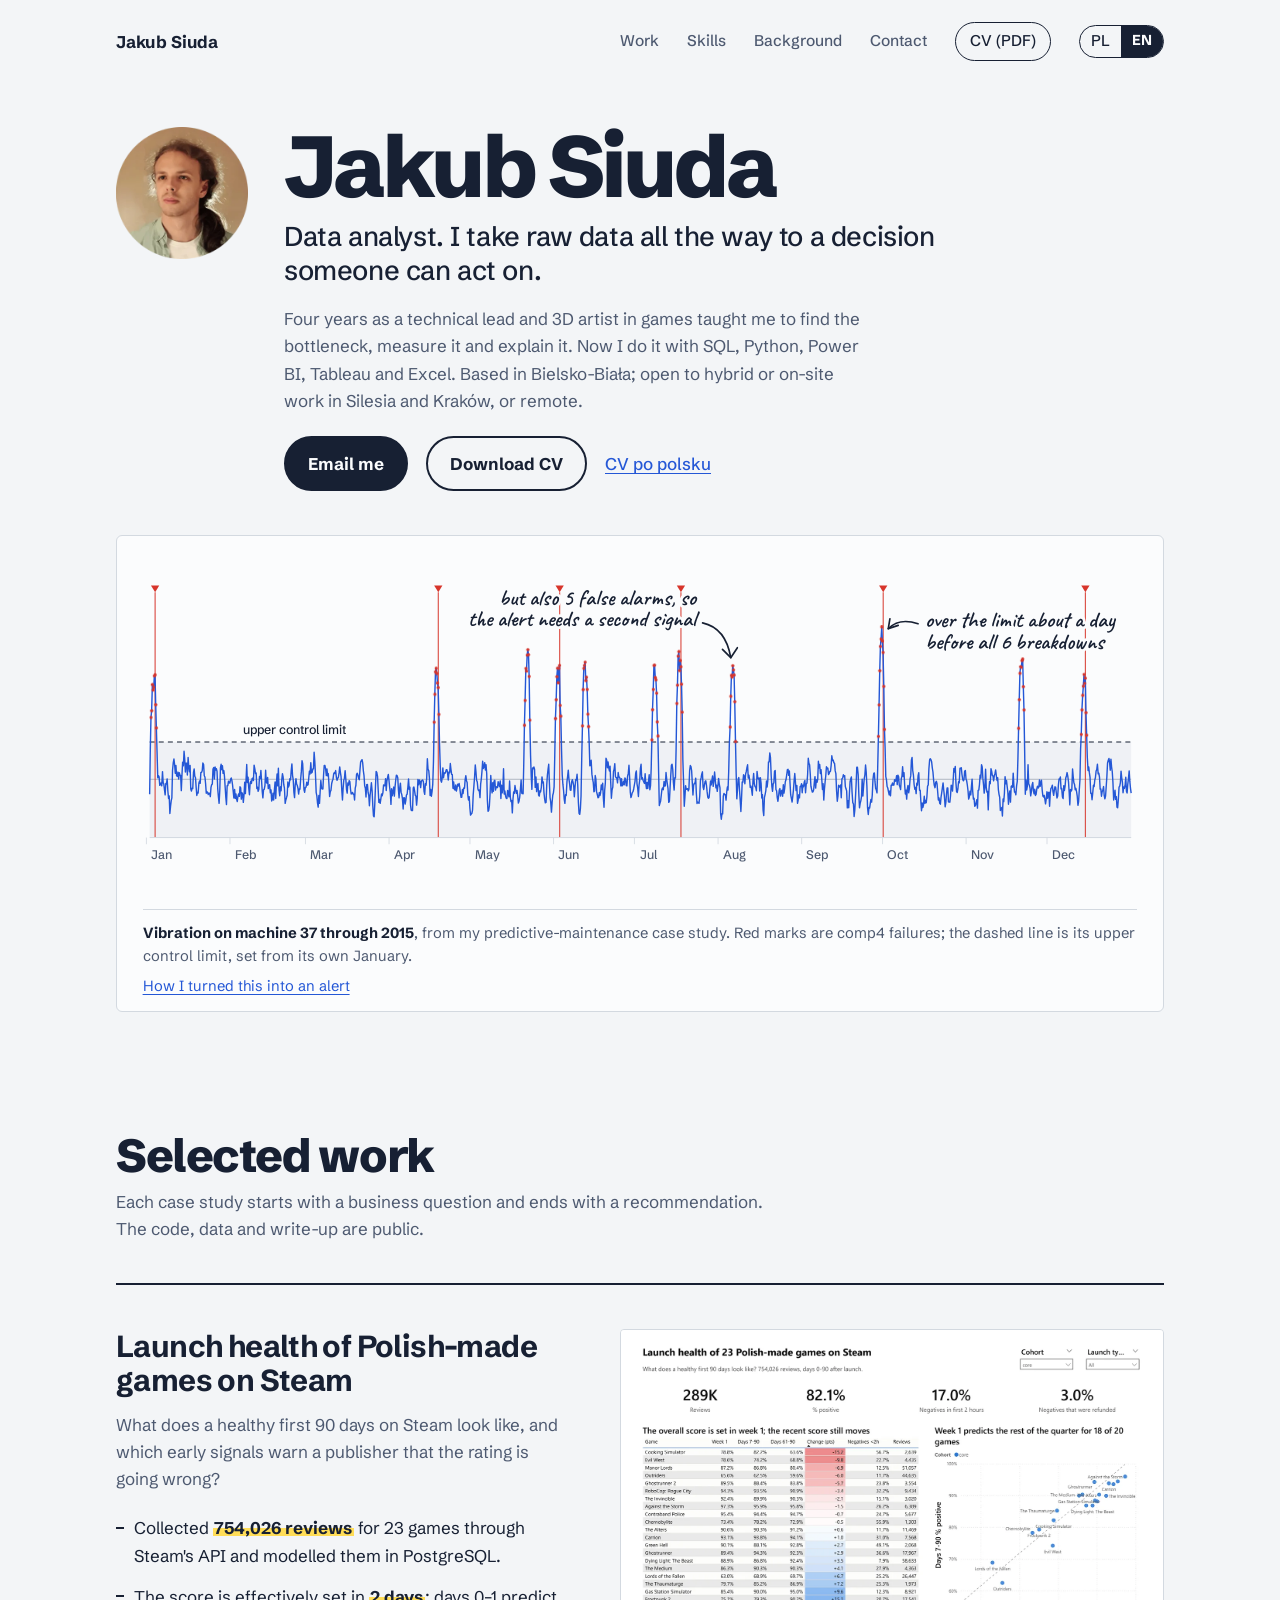
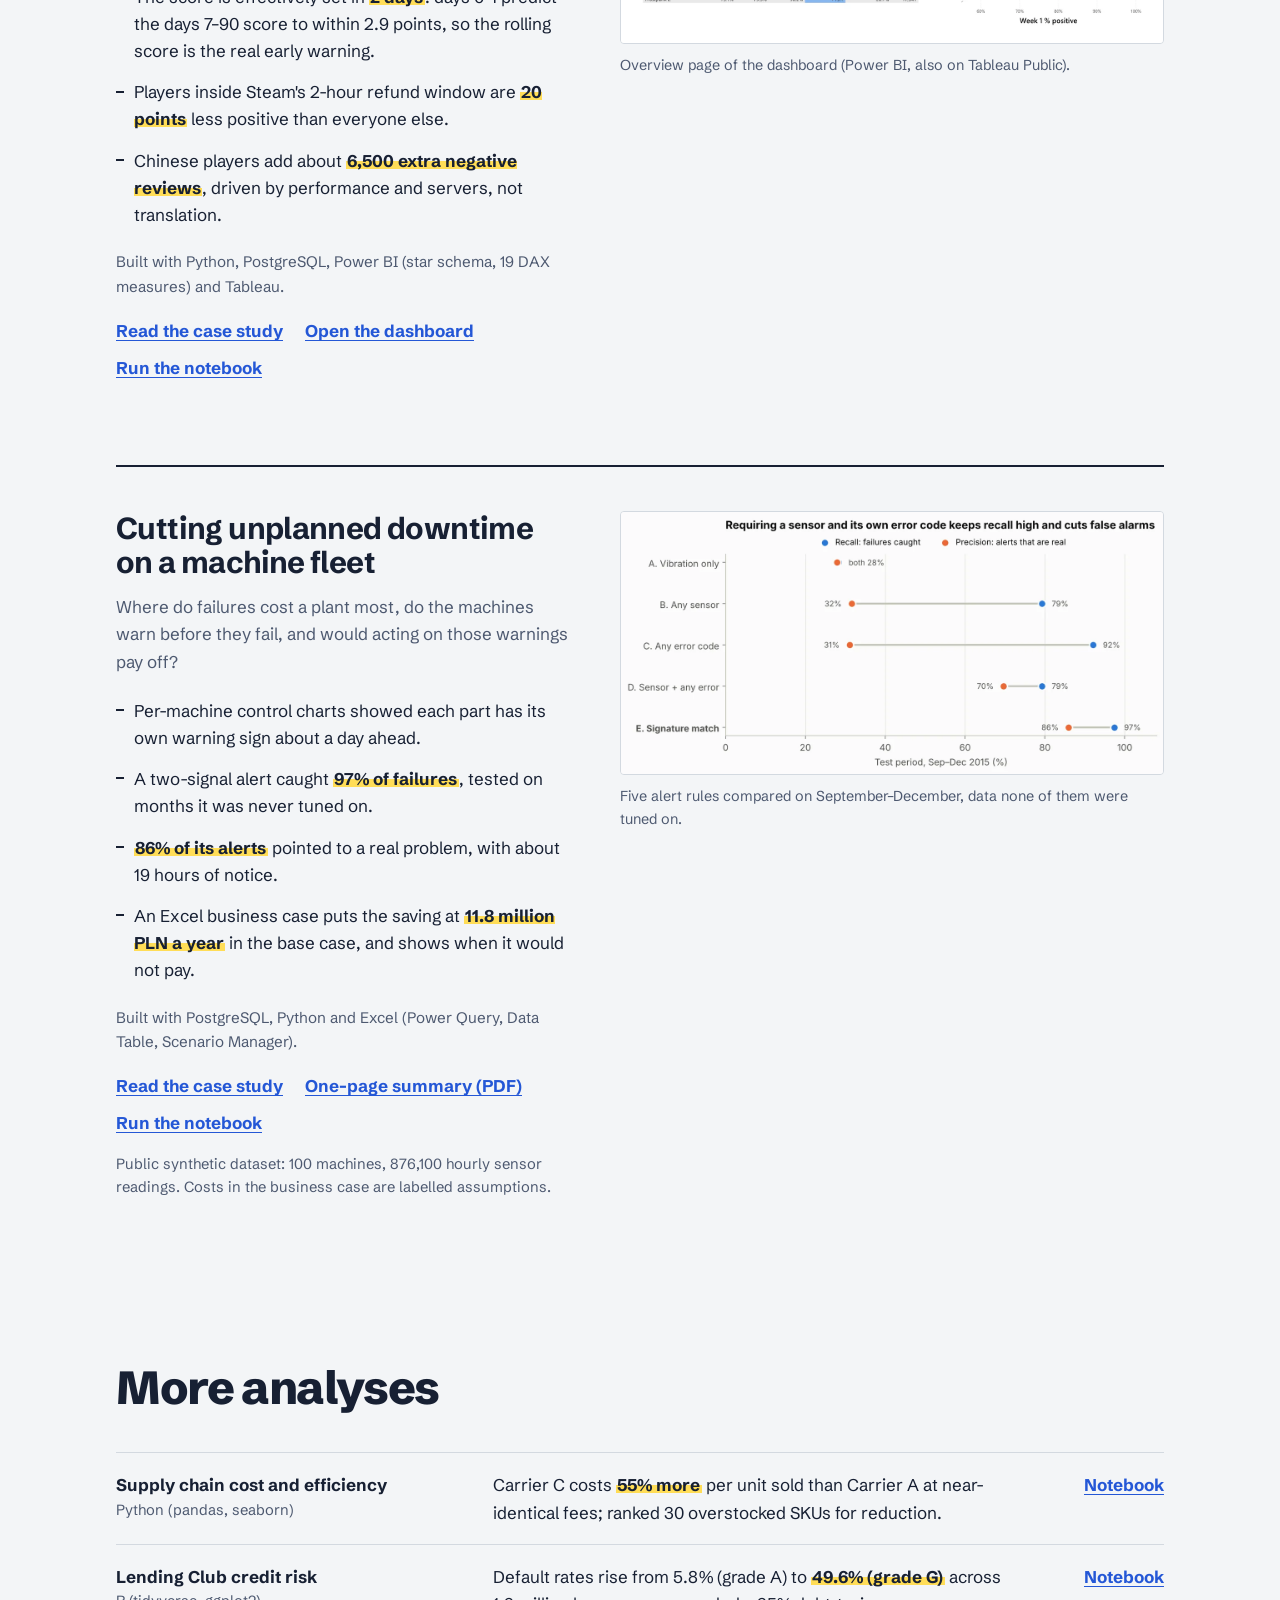
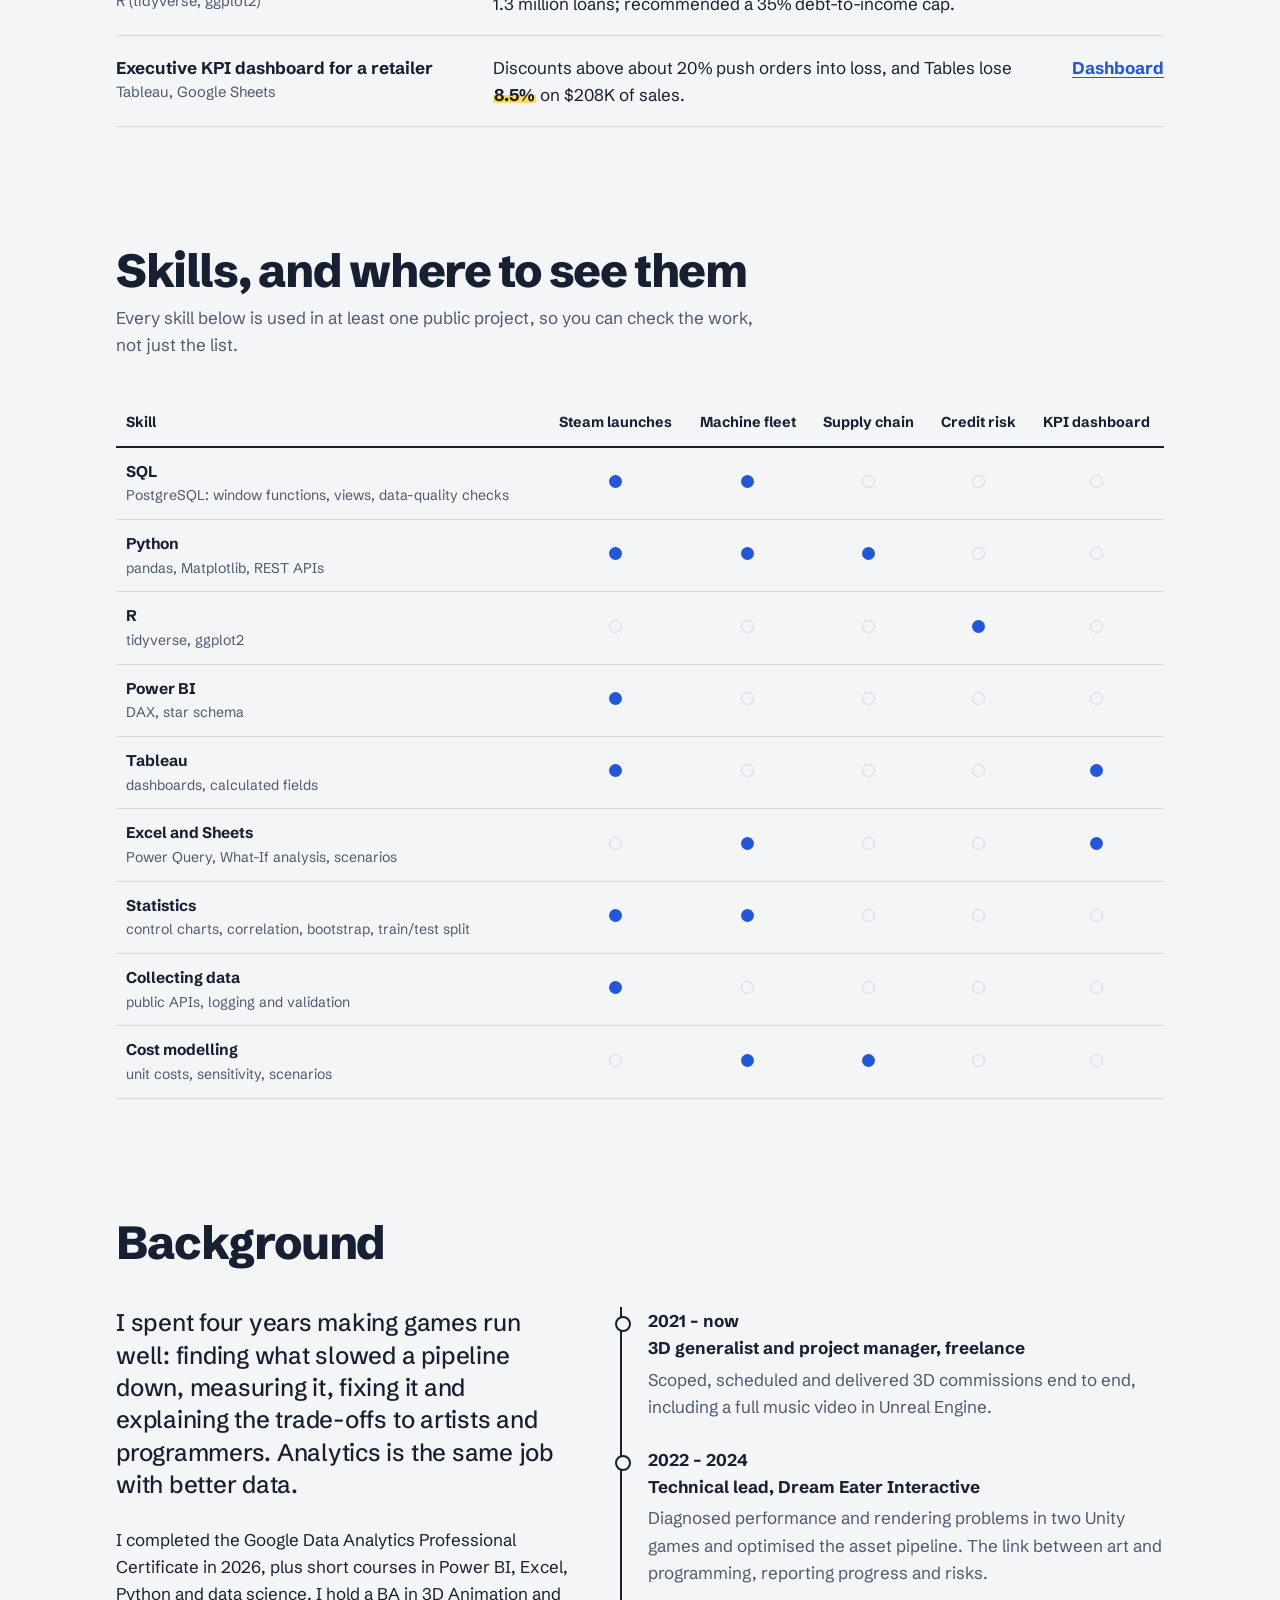
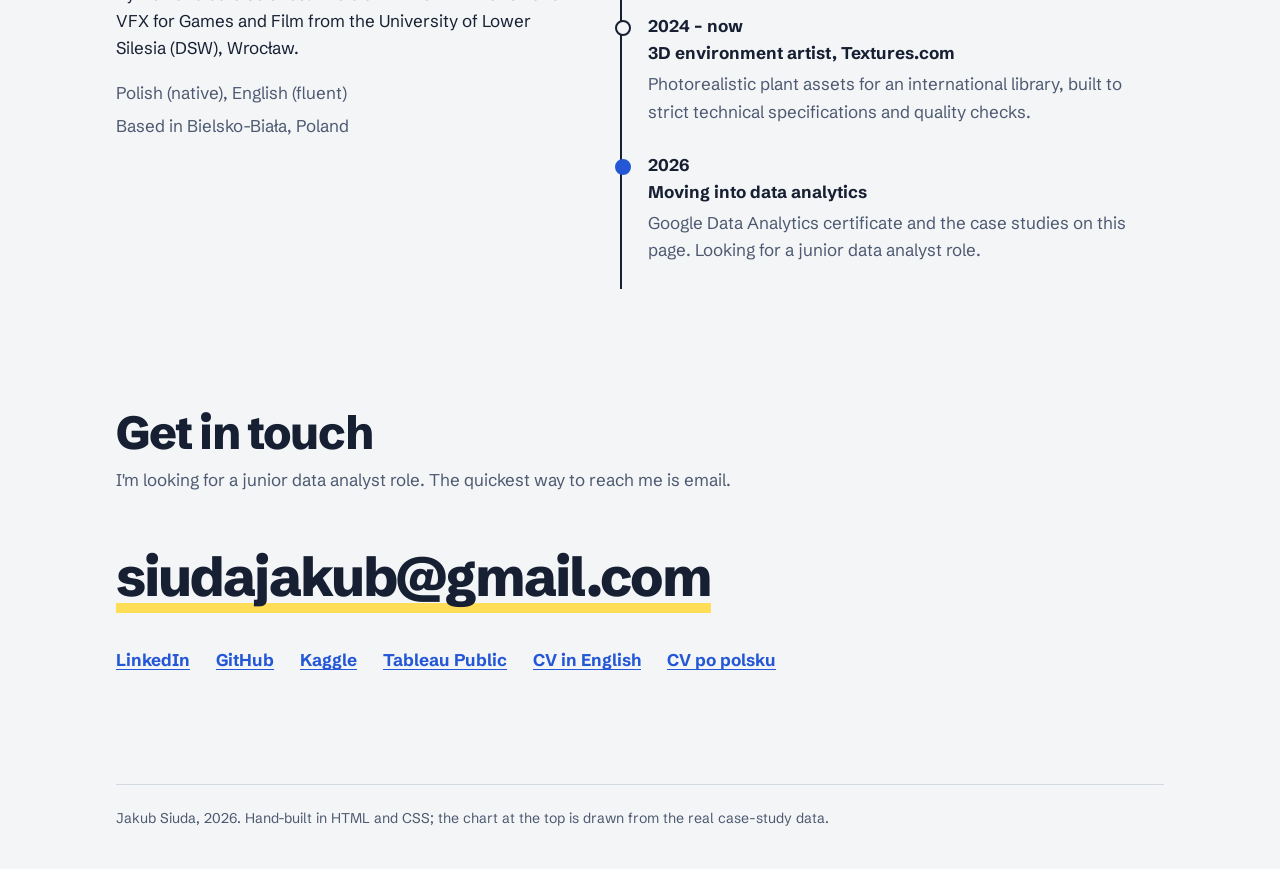
<file: en/index.html>
<!doctype html>
<html lang="en">
<head>
<meta charset="utf-8">
<meta name="viewport" content="width=device-width, initial-scale=1">
<title>Jakub Siuda – Data Analyst</title>
<meta name="description" content="Junior data analyst in Poland. End-to-end case studies in SQL, Python, Power BI, Tableau and Excel: Steam game launches, predictive maintenance on a machine fleet, supply chain and credit risk.">
<link rel="canonical" href="https://jakubsiuda.astermaris.pl/en/">
<link rel="alternate" hreflang="pl" href="https://jakubsiuda.astermaris.pl/">
<link rel="alternate" hreflang="en" href="https://jakubsiuda.astermaris.pl/en/">
<link rel="alternate" hreflang="x-default" href="https://jakubsiuda.astermaris.pl/">
<meta property="og:type" content="website">
<meta property="og:locale" content="en_GB">
<meta property="og:locale:alternate" content="pl_PL">
<meta property="og:title" content="Jakub Siuda – Data Analyst">
<meta property="og:description" content="Case studies that end in a decision: Steam launch health, predictive maintenance, supply chain and credit risk.">
<meta property="og:url" content="https://jakubsiuda.astermaris.pl/en/">
<meta property="og:image" content="https://jakubsiuda.astermaris.pl/img/og-en.png">
<meta name="twitter:card" content="summary_large_image">
<link rel="icon" href="../favicon.svg" type="image/svg+xml">
<link rel="preload" href="../fonts/schibsted-grotesk-latin-800-normal.woff2" as="font" type="font/woff2" crossorigin>
<link rel="preload" href="../fonts/schibsted-grotesk-latin-400-normal.woff2" as="font" type="font/woff2" crossorigin>
<link rel="stylesheet" href="../styles.css">
</head>
<body>
<a class="skip" href="#work">Skip to the case studies</a>

<header class="wrap top">
  <a class="name" href="#">Jakub Siuda</a>
  <nav aria-label="Sections">
    <a href="#work">Work</a>
    <a href="#skills">Skills</a>
    <a href="#background">Background</a>
    <a href="#contact">Contact</a>
    <a class="cv" href="../cv/Jakub-Siuda-CV-EN.pdf">CV (PDF)</a>
    <span class="lang" role="group" aria-label="Page language / Język strony">
      <a href="../" lang="pl" hreflang="pl" title="Wersja polska">PL</a>
      <span aria-current="true">EN</span>
    </span>
  </nav>
</header>

<main>
<div class="wrap hero">
  <div class="hero-text">
    <img src="../img/jakub.webp" width="320" height="320" alt="Portrait of Jakub Siuda">
    <div>
      <h1>Jakub Siuda</h1>
      <p class="lede">Data analyst. I take raw data all the way to a decision someone can act on.</p>
      <p class="sub">Four years as a technical lead and 3D artist in games taught me to find the bottleneck, measure it and explain it. Now I do it with SQL, Python, Power BI, Tableau and Excel. Based in Bielsko-Biała; open to hybrid or on-site work in Silesia and Kraków, or remote.</p>
      <div class="actions">
        <a class="btn primary" href="mailto:siudajakub@gmail.com">Email me</a>
        <a class="btn ghost" href="../cv/Jakub-Siuda-CV-EN.pdf">Download CV</a>
        <a class="quiet" href="../cv/Jakub-Siuda-CV-PL.pdf" hreflang="pl" lang="pl">CV po polsku</a>
      </div>
    </div>
  </div>

  <figure class="exhibit">
    <svg class="signal" viewBox="0 0 1200 400" role="img" aria-labelledby="sig-title sig-desc" preserveAspectRatio="xMidYMid meet">
  <title id="sig-title">Vibration on one machine during 2015, with its control limit and its six comp4 failures</title>
  <desc id="sig-desc">The 24-hour average vibration crosses the machine's upper control limit about a day before each of the six comp4 failures, and five more times without a failure.</desc>
  <rect x="8" y="214.7" width="1184" height="115.3" class="band"/>
  <line x1="8" x2="1192" y1="259.7" y2="259.7" class="centre"/>
  <line x1="8" x2="1192" y1="214.7" y2="214.7" class="limit"/>
  <line x1="14.6" x2="14.6" y1="34" y2="330" class="fail"/><path d="M9.6 26 l5 8 l5 -8 z" class="failmark"/><line x1="356.2" x2="356.2" y1="34" y2="330" class="fail"/><path d="M351.2 26 l5 8 l5 -8 z" class="failmark"/><line x1="502.6" x2="502.6" y1="34" y2="330" class="fail"/><path d="M497.6 26 l5 8 l5 -8 z" class="failmark"/><line x1="648.9" x2="648.9" y1="34" y2="330" class="fail"/><path d="M643.9 26 l5 8 l5 -8 z" class="failmark"/><line x1="892.9" x2="892.9" y1="34" y2="330" class="fail"/><path d="M887.9 26 l5 8 l5 -8 z" class="failmark"/><line x1="1136.8" x2="1136.8" y1="34" y2="330" class="fail"/><path d="M1131.8 26 l5 8 l5 -8 z" class="failmark"/>
  <polyline points="8.0,277.7 8.8,223.8 9.6,185.1 10.4,176.9 11.3,145.4 12.1,152.0 12.9,148.7 13.7,134.9 14.5,133.6 15.3,169.7 16.1,197.7 16.9,226.0 17.8,257.8 18.6,255.3 19.4,256.8 20.2,267.0 21.0,265.6 21.8,264.1 22.6,267.6 23.5,250.5 24.3,263.7 25.1,265.5 25.9,272.6 26.7,278.5 27.5,264.8 28.3,265.5 29.1,259.2 30.0,274.2 30.8,282.8 31.6,279.9 32.4,301.0 33.2,292.3 34.0,285.7 34.8,282.2 35.6,248.8 36.5,239.5 37.3,235.3 38.1,241.9 38.9,252.4 39.7,243.0 40.5,255.3 41.3,256.1 42.2,251.0 43.0,259.4 43.8,251.8 44.6,254.7 45.4,255.3 46.2,273.4 47.0,254.6 47.8,239.0 48.7,243.3 49.5,225.9 50.3,235.0 51.1,250.9 51.9,240.4 52.7,240.2 53.5,254.5 54.4,233.5 55.2,244.8 56.0,250.6 56.8,243.0 57.6,271.4 58.4,273.8 59.2,270.5 60.0,270.9 60.9,251.3 61.7,247.3 62.5,256.3 63.3,257.6 64.1,269.4 64.9,279.2 65.7,275.6 66.5,276.3 67.4,264.5 68.2,261.6 69.0,264.5 69.8,251.4 70.6,251.4 71.4,249.5 72.2,240.0 73.1,241.9 73.9,255.4 74.7,256.9 75.5,265.1 76.3,276.6 77.1,274.5 77.9,275.7 78.7,278.1 79.6,276.3 80.4,276.6 81.2,280.6 82.0,269.4 82.8,266.3 83.6,265.5 84.4,247.3 85.3,245.5 86.1,259.4 86.9,244.8 87.7,248.5 88.5,246.9 89.3,250.2 90.1,270.6 90.9,280.4 91.8,288.7 92.6,273.2 93.4,245.8 94.2,241.6 95.0,248.1 95.8,243.4 96.6,252.5 97.5,249.2 98.3,256.5 99.1,269.4 99.9,281.7 100.7,290.2 101.5,267.3 102.3,267.3 103.1,261.9 104.0,263.7 104.8,264.3 105.6,259.7 106.4,258.1 107.2,261.0 108.0,266.3 108.8,274.3 109.6,282.2 110.5,272.1 111.3,282.8 112.1,277.4 112.9,283.6 113.7,286.5 114.5,280.3 115.3,277.5 116.2,280.3 117.0,268.7 117.8,270.1 118.6,283.6 119.4,275.9 120.2,277.9 121.0,287.5 121.8,279.0 122.7,263.3 123.5,277.0 124.3,260.4 125.1,241.9 125.9,263.6 126.7,257.1 127.5,269.9 128.4,278.4 129.2,264.5 130.0,261.9 130.8,264.7 131.6,258.9 132.4,258.3 133.2,261.2 134.0,242.6 134.9,247.1 135.7,252.8 136.5,252.1 137.3,270.9 138.1,269.2 138.9,274.3 139.7,271.7 140.5,256.3 141.4,258.9 142.2,248.9 143.0,261.4 143.8,274.2 144.6,282.1 145.4,272.4 146.2,271.9 147.1,267.2 147.9,248.7 148.7,263.2 149.5,264.4 150.3,257.4 151.1,271.0 151.9,268.7 152.7,266.2 153.6,276.1 154.4,272.4 155.2,285.9 156.0,284.0 156.8,276.4 157.6,284.6 158.4,273.7 159.3,263.0 160.1,282.9 160.9,264.8 161.7,253.4 162.5,267.6 163.3,246.3 164.1,272.4 164.9,279.6 165.8,268.8 166.6,273.5 167.4,260.0 168.2,252.9 169.0,256.7 169.8,266.3 170.6,270.2 171.5,288.8 172.3,284.6 173.1,281.9 173.9,278.9 174.7,263.0 175.5,269.1 176.3,266.6 177.1,259.0 178.0,260.4 178.8,248.8 179.6,241.1 180.4,255.2 181.2,260.5 182.0,275.2 182.8,281.8 183.6,266.6 184.5,259.0 185.3,265.4 186.1,267.2 186.9,270.5 187.7,277.5 188.5,271.4 189.3,271.7 190.2,259.0 191.0,250.2 191.8,237.3 192.6,240.8 193.4,258.5 194.2,272.4 195.0,275.3 195.8,269.4 196.7,269.2 197.5,263.3 198.3,266.8 199.1,266.2 199.9,258.5 200.7,250.0 201.5,253.4 202.4,239.8 203.2,252.1 204.0,251.3 204.8,247.3 205.6,247.0 206.4,227.1 207.2,237.8 208.0,253.1 208.9,275.9 209.7,279.7 210.5,288.4 211.3,293.3 212.1,279.3 212.9,288.8 213.7,274.2 214.5,261.1 215.4,270.6 216.2,271.6 217.0,271.3 217.8,254.5 218.6,242.9 219.4,243.1 220.2,246.6 221.1,255.3 221.9,247.3 222.7,255.6 223.5,252.8 224.3,265.8 225.1,280.4 225.9,274.5 226.7,273.1 227.6,264.8 228.4,261.6 229.2,259.6 230.0,253.1 230.8,251.6 231.6,252.7 232.4,249.2 233.3,257.8 234.1,260.8 234.9,258.6 235.7,257.2 236.5,252.0 237.3,244.7 238.1,251.3 238.9,256.5 239.8,273.1 240.6,284.7 241.4,270.6 242.2,260.7 243.0,258.3 243.8,249.2 244.6,258.9 245.5,272.3 246.3,276.4 247.1,264.1 247.9,266.8 248.7,261.4 249.5,262.5 250.3,271.7 251.1,277.4 252.0,277.0 252.8,275.5 253.6,277.8 254.4,277.8 255.2,284.6 256.0,270.3 256.8,266.9 257.6,253.8 258.5,252.4 259.3,254.7 260.1,258.7 260.9,260.3 261.7,248.7 262.5,239.0 263.3,237.3 264.2,236.0 265.0,240.0 265.8,249.5 266.6,255.3 267.4,267.7 268.2,270.5 269.0,281.1 269.8,266.2 270.7,265.9 271.5,275.6 272.3,279.0 273.1,291.6 273.9,279.2 274.7,272.1 275.5,263.9 276.4,274.2 277.2,292.0 278.0,303.8 278.8,304.9 279.6,289.4 280.4,268.7 281.2,250.2 282.0,251.3 282.9,256.1 283.7,272.6 284.5,287.6 285.3,284.0 286.1,288.7 286.9,283.3 287.7,277.5 288.5,279.7 289.4,275.7 290.2,266.5 291.0,267.6 291.8,267.0 292.6,259.0 293.4,273.2 294.2,261.8 295.1,257.1 295.9,253.8 296.7,261.0 297.5,269.2 298.3,275.5 299.1,290.0 299.9,271.2 300.7,279.5 301.6,274.6 302.4,269.1 303.2,280.0 304.0,268.8 304.8,261.1 305.6,254.9 306.4,255.0 307.3,257.8 308.1,272.6 308.9,282.1 309.7,270.1 310.5,264.3 311.3,275.2 312.1,277.9 312.9,282.6 313.8,295.6 314.6,281.8 315.4,282.2 316.2,289.5 317.0,285.5 317.8,278.6 318.6,277.8 319.5,269.2 320.3,259.4 321.1,271.9 321.9,269.2 322.7,290.8 323.5,296.9 324.3,297.5 325.1,297.3 326.0,270.2 326.8,269.0 327.6,273.8 328.4,279.0 329.2,280.0 330.0,290.9 330.8,282.5 331.6,260.0 332.5,266.3 333.3,260.4 334.1,262.1 334.9,269.7 335.7,262.2 336.5,261.1 337.3,260.5 338.2,262.5 339.0,274.2 339.8,277.9 340.6,265.0 341.4,266.9 342.2,258.5 343.0,234.9 343.8,247.3 344.7,249.4 345.5,258.3 346.3,279.3 347.1,272.0 347.9,280.1 348.7,274.3 349.5,265.9 350.4,237.5 351.2,190.8 352.0,157.1 352.8,130.0 353.6,125.8 354.4,132.1 355.2,143.6 356.0,149.0 356.9,181.4 357.7,217.7 358.5,242.6 359.3,261.2 360.1,263.2 360.9,258.2 361.7,245.9 362.5,257.8 363.4,252.1 364.2,252.5 365.0,251.0 365.8,248.0 366.6,248.1 367.4,252.1 368.2,260.5 369.1,251.0 369.9,251.8 370.7,240.7 371.5,248.0 372.3,253.8 373.1,254.2 373.9,270.6 374.7,262.9 375.6,272.0 376.4,272.7 377.2,266.6 378.0,273.8 378.8,270.2 379.6,265.5 380.4,267.7 381.3,264.7 382.1,269.8 382.9,276.6 383.7,281.4 384.5,281.3 385.3,272.0 386.1,276.8 386.9,270.2 387.8,270.6 388.6,260.0 389.4,255.3 390.2,261.6 391.0,263.6 391.8,278.4 392.6,284.6 393.5,280.7 394.3,294.4 395.1,302.9 395.9,301.8 396.7,300.7 397.5,297.0 398.3,278.5 399.1,268.4 400.0,256.3 400.8,242.3 401.6,250.5 402.4,260.8 403.2,262.9 404.0,271.4 404.8,273.4 405.6,272.6 406.5,281.8 407.3,265.4 408.1,259.2 408.9,249.8 409.7,237.9 410.5,246.6 411.3,244.9 412.2,239.7 413.0,248.5 413.8,242.2 414.6,252.8 415.4,285.3 416.2,298.2 417.0,297.3 417.8,291.9 418.7,276.1 419.5,255.2 420.3,269.0 421.1,276.1 421.9,263.7 422.7,274.1 423.5,261.8 424.4,261.0 425.2,272.7 426.0,268.7 426.8,269.7 427.6,269.7 428.4,262.5 429.2,265.5 430.0,268.5 430.9,261.8 431.7,282.9 432.5,266.9 433.3,276.0 434.1,270.5 434.9,246.9 435.7,277.4 436.5,273.9 437.4,280.1 438.2,282.6 439.0,282.9 439.8,273.1 440.6,275.2 441.4,280.8 442.2,261.8 443.1,281.4 443.9,286.6 444.7,285.3 445.5,300.2 446.3,283.5 447.1,275.0 447.9,276.7 448.7,267.2 449.6,272.7 450.4,276.6 451.2,273.2 452.0,280.1 452.8,288.4 453.6,286.2 454.4,281.3 455.3,271.2 456.1,260.5 456.9,276.6 457.7,277.0 458.5,277.1 459.3,240.7 460.1,194.5 460.9,164.6 461.8,126.0 462.6,129.2 463.4,109.9 464.2,103.2 465.0,109.3 465.8,135.6 466.6,188.3 467.5,231.1 468.3,256.3 469.1,271.9 469.9,246.0 470.7,247.1 471.5,244.8 472.3,247.4 473.1,269.5 474.0,256.9 474.8,274.6 475.6,266.9 476.4,264.8 477.2,278.8 478.0,280.0 478.8,273.5 479.6,274.9 480.5,269.4 481.3,256.8 482.1,263.9 482.9,263.0 483.7,276.3 484.5,283.7 485.3,288.0 486.2,287.6 487.0,266.8 487.8,254.5 488.6,247.7 489.4,241.6 490.2,264.0 491.0,281.7 491.8,286.9 492.7,299.3 493.5,287.5 494.3,279.0 495.1,275.7 495.9,268.8 496.7,230.4 497.5,186.4 498.4,163.7 499.2,135.8 500.0,125.6 500.8,143.3 501.6,125.9 502.4,122.2 503.2,170.5 504.0,183.6 504.9,225.5 505.7,254.7 506.5,265.6 507.3,273.0 508.1,284.0 508.9,288.8 509.7,278.2 510.5,279.2 511.4,262.6 512.2,256.1 513.0,248.7 513.8,259.4 514.6,265.2 515.4,272.7 516.2,273.0 517.1,262.5 517.9,260.1 518.7,263.2 519.5,267.3 520.3,280.7 521.1,269.8 521.9,260.1 522.7,260.7 523.6,253.6 524.4,266.5 525.2,287.9 526.0,300.7 526.8,302.0 527.6,295.5 528.4,279.6 529.3,230.0 530.1,195.2 530.9,151.4 531.7,125.9 532.5,122.2 533.3,118.3 534.1,140.5 534.9,136.5 535.8,151.3 536.6,181.0 537.4,196.0 538.2,215.0 539.0,243.3 539.8,242.9 540.6,236.8 541.5,253.5 542.3,259.3 543.1,263.3 543.9,274.8 544.7,273.9 545.5,255.2 546.3,259.6 547.1,274.6 548.0,278.1 548.8,281.9 549.6,281.7 550.4,275.6 551.2,279.3 552.0,275.9 552.8,266.5 553.6,272.0 554.5,264.4 555.3,282.1 556.1,293.5 556.9,273.2 557.7,264.0 558.5,234.2 559.3,236.4 560.2,245.8 561.0,238.9 561.8,246.0 562.6,249.6 563.4,244.0 564.2,263.4 565.0,282.6 565.8,272.7 566.7,269.2 567.5,250.5 568.3,247.4 569.1,240.8 569.9,256.3 570.7,257.9 571.5,257.8 572.4,264.0 573.2,251.6 574.0,256.9 574.8,257.2 575.6,259.4 576.4,267.6 577.2,259.0 578.0,267.6 578.9,266.2 579.7,261.9 580.5,266.3 581.3,258.1 582.1,259.4 582.9,267.2 583.7,267.6 584.5,256.3 585.4,252.3 586.2,242.7 587.0,257.5 587.8,275.3 588.6,281.8 589.4,279.2 590.2,275.7 591.1,274.5 591.9,271.4 592.7,266.6 593.5,262.2 594.3,252.4 595.1,249.6 595.9,265.2 596.7,270.1 597.6,280.4 598.4,266.6 599.2,260.5 600.0,246.6 600.8,241.6 601.6,259.4 602.4,257.8 603.3,261.1 604.1,262.9 604.9,264.7 605.7,253.1 606.5,264.5 607.3,271.0 608.1,263.4 608.9,270.8 609.8,261.9 610.6,254.3 611.4,272.3 612.2,267.4 613.0,247.0 613.8,212.2 614.6,175.7 615.5,151.3 616.3,122.2 617.1,121.9 617.9,136.9 618.7,139.8 619.5,155.7 620.3,190.4 621.1,207.5 622.0,252.9 622.8,291.3 623.6,288.3 624.4,285.8 625.2,278.6 626.0,271.7 626.8,270.1 627.6,272.3 628.5,262.3 629.3,267.9 630.1,267.6 630.9,251.6 631.7,259.4 632.5,265.5 633.3,270.8 634.2,287.6 635.0,286.1 635.8,269.9 636.6,255.3 637.4,242.6 638.2,241.6 639.0,247.6 639.8,263.4 640.7,272.7 641.5,257.8 642.3,258.2 643.1,221.7 643.9,168.2 644.7,146.1 645.5,111.1 646.4,105.6 647.2,128.5 648.0,116.4 648.8,124.0 649.6,145.0 650.4,178.6 651.2,236.1 652.0,260.3 652.9,292.3 653.7,281.1 654.5,267.4 655.3,271.9 656.1,271.2 656.9,271.0 657.7,273.7 658.5,271.7 659.4,249.2 660.2,243.1 661.0,244.4 661.8,249.4 662.6,264.0 663.4,278.6 664.2,266.9 665.1,264.5 665.9,264.7 666.7,258.3 667.5,277.2 668.3,289.0 669.1,287.2 669.9,287.5 670.7,288.7 671.6,279.6 672.4,261.5 673.2,258.1 674.0,253.5 674.8,250.7 675.6,269.2 676.4,272.0 677.3,266.3 678.1,262.2 678.9,261.6 679.7,266.9 680.5,274.9 681.3,281.3 682.1,282.6 682.9,281.5 683.8,270.5 684.6,261.8 685.4,266.5 686.2,261.2 687.0,255.8 687.8,268.3 688.6,262.2 689.5,251.0 690.3,260.3 691.1,270.1 691.9,266.9 692.7,274.3 693.5,267.6 694.3,258.7 695.1,265.2 696.0,270.1 696.8,301.6 697.6,307.9 698.4,301.3 699.2,301.4 700.0,280.1 700.8,276.7 701.6,278.2 702.5,278.2 703.3,284.8 704.1,275.2 704.9,269.0 705.7,272.7 706.5,250.7 707.3,216.8 708.2,196.6 709.0,159.5 709.8,134.2 710.6,136.4 711.4,122.7 712.2,127.7 713.0,133.9 713.8,166.1 714.7,214.1 715.5,252.3 716.3,283.3 717.1,272.3 717.9,259.7 718.7,257.6 719.5,272.0 720.4,285.1 721.2,298.5 722.0,282.9 722.8,262.9 723.6,263.2 724.4,254.2 725.2,255.8 726.0,265.0 726.9,253.4 727.7,250.3 728.5,245.8 729.3,242.2 730.1,258.2 730.9,254.7 731.7,260.0 732.5,269.4 733.4,268.0 734.2,272.4 735.0,279.0 735.8,261.4 736.6,252.8 737.4,265.2 738.2,268.3 739.1,269.2 739.9,273.5 740.7,250.2 741.5,257.4 742.3,259.4 743.1,258.2 743.9,273.9 744.7,257.8 745.6,264.5 746.4,282.2 747.2,278.4 748.0,297.1 748.8,303.5 749.6,281.7 750.4,278.2 751.3,273.5 752.1,261.8 752.9,269.0 753.7,261.5 754.5,238.7 755.3,238.7 756.1,227.8 756.9,233.6 757.8,256.0 758.6,268.7 759.4,274.2 760.2,265.1 761.0,263.9 761.8,249.9 762.6,249.1 763.5,272.1 764.3,273.5 765.1,282.1 765.9,286.2 766.7,280.1 767.5,272.8 768.3,270.9 769.1,279.9 770.0,273.9 770.8,272.8 771.6,280.1 772.4,266.3 773.2,276.4 774.0,271.0 774.8,262.7 775.6,260.3 776.5,254.5 777.3,248.1 778.1,247.7 778.9,255.0 779.7,249.6 780.5,264.5 781.3,278.6 782.2,282.9 783.0,287.1 783.8,280.3 784.6,272.7 785.4,261.9 786.2,252.8 787.0,262.6 787.8,273.4 788.7,267.0 789.5,288.7 790.3,285.0 791.1,278.2 791.9,282.1 792.7,268.3 793.5,268.4 794.4,265.1 795.2,275.9 796.0,266.8 796.8,268.7 797.6,263.3 798.4,261.0 799.2,275.9 800.0,265.6 800.9,264.3 801.7,254.0 802.5,234.3 803.3,240.5 804.1,242.2 804.9,253.4 805.7,268.1 806.5,271.7 807.4,275.2 808.2,274.9 809.0,272.3 809.8,263.4 810.6,256.5 811.4,270.3 812.2,260.3 813.1,263.3 813.9,259.8 814.7,238.0 815.5,246.0 816.3,241.8 817.1,252.8 817.9,248.1 818.7,258.5 819.6,272.1 820.4,265.1 821.2,284.8 822.0,271.6 822.8,263.0 823.6,255.4 824.4,244.5 825.3,246.9 826.1,246.2 826.9,253.9 827.7,252.9 828.5,250.3 829.3,250.0 830.1,242.9 830.9,231.4 831.8,237.1 832.6,236.5 833.4,239.8 834.2,240.5 835.0,249.6 835.8,252.9 836.6,273.2 837.5,286.1 838.3,280.0 839.1,266.8 839.9,268.8 840.7,269.0 841.5,266.5 842.3,281.9 843.1,259.2 844.0,258.3 844.8,254.3 845.6,256.3 846.4,255.3 847.2,268.4 848.0,271.2 848.8,273.7 849.6,294.2 850.5,285.4 851.3,294.1 852.1,277.1 852.9,263.0 853.7,259.3 854.5,256.9 855.3,275.0 856.2,287.9 857.0,289.5 857.8,304.5 858.6,297.4 859.4,282.4 860.2,266.3 861.0,245.2 861.8,245.2 862.7,254.0 863.5,278.2 864.3,294.1 865.1,288.8 865.9,285.7 866.7,280.7 867.5,259.6 868.4,279.9 869.2,268.0 870.0,259.0 870.8,254.3 871.6,242.4 872.4,250.9 873.2,267.7 874.0,294.0 874.9,302.2 875.7,293.7 876.5,294.4 877.3,288.8 878.1,283.9 878.9,287.2 879.7,278.6 880.5,260.4 881.4,252.7 882.2,252.0 883.0,262.9 883.8,270.9 884.6,272.6 885.4,276.1 886.2,247.6 887.1,207.9 887.9,169.9 888.7,128.7 889.5,99.4 890.3,90.5 891.1,75.9 891.9,92.9 892.7,106.7 893.6,147.6 894.4,199.5 895.2,222.3 896.0,256.4 896.8,260.0 897.6,268.4 898.4,270.2 899.3,274.8 900.1,278.4 900.9,273.7 901.7,279.6 902.5,266.9 903.3,266.9 904.1,264.1 904.9,266.8 905.8,266.6 906.6,260.1 907.4,262.1 908.2,261.4 909.0,255.4 909.8,266.1 910.6,254.7 911.5,256.7 912.3,267.0 913.1,269.0 913.9,272.0 914.7,258.9 915.5,256.1 916.3,244.5 917.1,256.3 918.0,251.8 918.8,267.2 919.6,277.4 920.4,272.8 921.2,283.6 922.0,271.2 922.8,267.0 923.6,276.0 924.5,270.6 925.3,259.3 926.1,255.6 926.9,236.6 927.7,233.3 928.5,249.1 929.3,254.3 930.2,266.3 931.0,271.7 931.8,269.5 932.6,277.0 933.4,264.5 934.2,266.6 935.0,255.2 935.8,251.8 936.7,273.0 937.5,272.8 938.3,286.1 939.1,297.7 939.9,288.2 940.7,293.8 941.5,290.9 942.4,280.1 943.2,288.6 944.0,285.1 944.8,287.9 945.6,280.8 946.4,268.0 947.2,266.6 948.0,247.3 948.9,236.1 949.7,234.9 950.5,236.2 951.3,238.6 952.1,245.9 952.9,250.9 953.7,260.7 954.5,267.0 955.4,269.8 956.2,263.7 957.0,262.1 957.8,265.0 958.6,274.8 959.4,284.7 960.2,282.2 961.1,288.7 961.9,289.7 962.7,280.8 963.5,275.7 964.3,269.8 965.1,264.0 965.9,272.6 966.7,280.1 967.6,292.9 968.4,288.3 969.2,277.7 970.0,270.1 970.8,270.1 971.6,286.8 972.4,287.1 973.3,287.3 974.1,279.6 974.9,266.8 975.7,267.9 976.5,273.9 977.3,260.8 978.1,246.6 978.9,251.1 979.8,244.1 980.6,263.7 981.4,274.6 982.2,275.6 983.0,271.4 983.8,262.6 984.6,264.0 985.5,246.3 986.3,246.5 987.1,245.8 987.9,253.9 988.7,259.3 989.5,261.6 990.3,260.5 991.1,250.0 992.0,249.2 992.8,259.6 993.6,261.6 994.4,266.9 995.2,273.5 996.0,283.6 996.8,280.8 997.6,274.2 998.5,278.5 999.3,268.5 1000.1,259.7 1000.9,274.8 1001.7,283.6 1002.5,282.6 1003.3,292.3 1004.2,291.1 1005.0,287.5 1005.8,284.3 1006.6,294.5 1007.4,273.0 1008.2,272.7 1009.0,266.1 1009.8,254.7 1010.7,258.3 1011.5,242.2 1012.3,244.9 1013.1,258.3 1013.9,266.1 1014.7,276.4 1015.5,270.5 1016.4,247.6 1017.2,269.2 1018.0,275.2 1018.8,274.5 1019.6,296.6 1020.4,273.5 1021.2,262.5 1022.0,265.0 1022.9,247.0 1023.7,249.9 1024.5,255.0 1025.3,255.7 1026.1,261.5 1026.9,255.3 1027.7,252.9 1028.5,248.4 1029.4,255.8 1030.2,261.1 1031.0,257.8 1031.8,272.1 1032.6,277.9 1033.4,281.4 1034.2,297.4 1035.1,295.5 1035.9,293.7 1036.7,304.0 1037.5,283.5 1038.3,286.6 1039.1,276.6 1039.9,256.5 1040.7,265.0 1041.6,261.0 1042.4,268.3 1043.2,274.8 1044.0,289.8 1044.8,278.5 1045.6,273.9 1046.4,287.3 1047.3,268.1 1048.1,267.6 1048.9,269.4 1049.7,252.3 1050.5,267.0 1051.3,275.2 1052.1,275.0 1052.9,278.4 1053.8,267.6 1054.6,262.2 1055.4,234.4 1056.2,198.1 1057.0,163.6 1057.8,131.8 1058.6,123.8 1059.5,124.7 1060.3,116.4 1061.1,114.6 1061.9,147.9 1062.7,176.0 1063.5,223.7 1064.3,277.7 1065.1,260.5 1066.0,272.6 1066.8,267.7 1067.6,242.2 1068.4,265.1 1069.2,266.9 1070.0,270.2 1070.8,279.7 1071.6,274.8 1072.5,266.6 1073.3,263.6 1074.1,273.7 1074.9,277.2 1075.7,271.7 1076.5,279.2 1077.3,277.8 1078.2,271.3 1079.0,268.0 1079.8,270.2 1080.6,269.2 1081.4,260.4 1082.2,268.1 1083.0,264.1 1083.8,260.8 1084.7,273.0 1085.5,279.9 1086.3,281.0 1087.1,279.0 1087.9,283.7 1088.7,289.3 1089.5,284.0 1090.4,274.8 1091.2,282.5 1092.0,276.0 1092.8,275.2 1093.6,292.3 1094.4,276.8 1095.2,270.5 1096.0,269.8 1096.9,266.8 1097.7,274.6 1098.5,279.0 1099.3,273.0 1100.1,268.8 1100.9,269.1 1101.7,275.9 1102.5,282.2 1103.4,279.9 1104.2,266.9 1105.0,259.4 1105.8,260.0 1106.6,256.8 1107.4,271.3 1108.2,270.8 1109.1,281.0 1109.9,283.0 1110.7,267.3 1111.5,273.2 1112.3,267.9 1113.1,258.1 1113.9,255.7 1114.7,251.6 1115.6,256.3 1116.4,262.7 1117.2,275.0 1118.0,290.6 1118.8,272.1 1119.6,273.9 1120.4,272.4 1121.3,247.3 1122.1,256.8 1122.9,263.9 1123.7,265.9 1124.5,272.3 1125.3,270.6 1126.1,274.3 1126.9,279.6 1127.8,291.1 1128.6,286.6 1129.4,273.0 1130.2,260.8 1131.0,223.1 1131.8,205.6 1132.6,176.0 1133.5,158.3 1134.3,147.4 1135.1,133.2 1135.9,144.0 1136.7,137.6 1137.5,179.3 1138.3,206.5 1139.1,233.1 1140.0,249.2 1140.8,244.7 1141.6,252.0 1142.4,257.4 1143.2,276.6 1144.0,276.4 1144.8,284.3 1145.6,276.7 1146.5,266.9 1147.3,268.5 1148.1,260.8 1148.9,257.5 1149.7,249.8 1150.5,248.0 1151.3,241.5 1152.2,253.2 1153.0,252.5 1153.8,257.2 1154.6,271.6 1155.4,271.3 1156.2,280.1 1157.0,274.6 1157.8,273.1 1158.7,268.5 1159.5,279.5 1160.3,283.3 1161.1,280.1 1161.9,268.4 1162.7,256.5 1163.5,240.0 1164.4,236.8 1165.2,234.6 1166.0,239.7 1166.8,248.7 1167.6,235.4 1168.4,244.9 1169.2,250.6 1170.0,263.2 1170.9,284.6 1171.7,278.5 1172.5,272.8 1173.3,283.9 1174.1,280.8 1174.9,293.4 1175.7,294.0 1176.5,284.3 1177.4,269.2 1178.2,267.9 1179.0,263.7 1179.8,249.9 1180.6,257.9 1181.4,262.7 1182.2,275.9 1183.1,269.0 1183.9,270.6 1184.7,266.9 1185.5,257.2 1186.3,274.2 1187.1,276.3 1187.9,265.8 1188.7,259.2 1189.6,249.6 1190.4,262.6 1191.2,270.6 1192.0,276.3" class="trace" pathLength="1"/>
  <text x="121" y="204.7" class="ax lab">upper control limit</text>
  <g class="over"><circle cx="9.6" cy="185.1" r="1.9"/><circle cx="10.4" cy="176.9" r="1.9"/><circle cx="11.3" cy="145.4" r="1.9"/><circle cx="12.1" cy="152.0" r="1.9"/><circle cx="12.9" cy="148.7" r="1.9"/><circle cx="13.7" cy="134.9" r="1.9"/><circle cx="14.5" cy="133.6" r="1.9"/><circle cx="15.3" cy="169.7" r="1.9"/><circle cx="16.1" cy="197.7" r="1.9"/><circle cx="351.2" cy="190.8" r="1.9"/><circle cx="352.0" cy="157.1" r="1.9"/><circle cx="352.8" cy="130.0" r="1.9"/><circle cx="353.6" cy="125.8" r="1.9"/><circle cx="354.4" cy="132.1" r="1.9"/><circle cx="355.2" cy="143.6" r="1.9"/><circle cx="356.0" cy="149.0" r="1.9"/><circle cx="356.9" cy="181.4" r="1.9"/><circle cx="460.1" cy="194.5" r="1.9"/><circle cx="460.9" cy="164.6" r="1.9"/><circle cx="461.8" cy="126.0" r="1.9"/><circle cx="462.6" cy="129.2" r="1.9"/><circle cx="463.4" cy="109.9" r="1.9"/><circle cx="464.2" cy="103.2" r="1.9"/><circle cx="465.0" cy="109.3" r="1.9"/><circle cx="465.8" cy="135.6" r="1.9"/><circle cx="466.6" cy="188.3" r="1.9"/><circle cx="497.5" cy="186.4" r="1.9"/><circle cx="498.4" cy="163.7" r="1.9"/><circle cx="499.2" cy="135.8" r="1.9"/><circle cx="500.0" cy="125.6" r="1.9"/><circle cx="500.8" cy="143.3" r="1.9"/><circle cx="501.6" cy="125.9" r="1.9"/><circle cx="502.4" cy="122.2" r="1.9"/><circle cx="503.2" cy="170.5" r="1.9"/><circle cx="504.0" cy="183.6" r="1.9"/><circle cx="530.1" cy="195.2" r="1.9"/><circle cx="530.9" cy="151.4" r="1.9"/><circle cx="531.7" cy="125.9" r="1.9"/><circle cx="532.5" cy="122.2" r="1.9"/><circle cx="533.3" cy="118.3" r="1.9"/><circle cx="534.1" cy="140.5" r="1.9"/><circle cx="534.9" cy="136.5" r="1.9"/><circle cx="535.8" cy="151.3" r="1.9"/><circle cx="536.6" cy="181.0" r="1.9"/><circle cx="537.4" cy="196.0" r="1.9"/><circle cx="613.8" cy="212.2" r="1.9"/><circle cx="614.6" cy="175.7" r="1.9"/><circle cx="615.5" cy="151.3" r="1.9"/><circle cx="616.3" cy="122.2" r="1.9"/><circle cx="617.1" cy="121.9" r="1.9"/><circle cx="617.9" cy="136.9" r="1.9"/><circle cx="618.7" cy="139.8" r="1.9"/><circle cx="619.5" cy="155.7" r="1.9"/><circle cx="620.3" cy="190.4" r="1.9"/><circle cx="621.1" cy="207.5" r="1.9"/><circle cx="643.9" cy="168.2" r="1.9"/><circle cx="644.7" cy="146.1" r="1.9"/><circle cx="645.5" cy="111.1" r="1.9"/><circle cx="646.4" cy="105.6" r="1.9"/><circle cx="647.2" cy="128.5" r="1.9"/><circle cx="648.0" cy="116.4" r="1.9"/><circle cx="648.8" cy="124.0" r="1.9"/><circle cx="649.6" cy="145.0" r="1.9"/><circle cx="650.4" cy="178.6" r="1.9"/><circle cx="708.2" cy="196.6" r="1.9"/><circle cx="709.0" cy="159.5" r="1.9"/><circle cx="709.8" cy="134.2" r="1.9"/><circle cx="710.6" cy="136.4" r="1.9"/><circle cx="711.4" cy="122.7" r="1.9"/><circle cx="712.2" cy="127.7" r="1.9"/><circle cx="713.0" cy="133.9" r="1.9"/><circle cx="713.8" cy="166.1" r="1.9"/><circle cx="714.7" cy="214.1" r="1.9"/><circle cx="887.1" cy="207.9" r="1.9"/><circle cx="887.9" cy="169.9" r="1.9"/><circle cx="888.7" cy="128.7" r="1.9"/><circle cx="889.5" cy="99.4" r="1.9"/><circle cx="890.3" cy="90.5" r="1.9"/><circle cx="891.1" cy="75.9" r="1.9"/><circle cx="891.9" cy="92.9" r="1.9"/><circle cx="892.7" cy="106.7" r="1.9"/><circle cx="893.6" cy="147.6" r="1.9"/><circle cx="894.4" cy="199.5" r="1.9"/><circle cx="1056.2" cy="198.1" r="1.9"/><circle cx="1057.0" cy="163.6" r="1.9"/><circle cx="1057.8" cy="131.8" r="1.9"/><circle cx="1058.6" cy="123.8" r="1.9"/><circle cx="1059.5" cy="124.7" r="1.9"/><circle cx="1060.3" cy="116.4" r="1.9"/><circle cx="1061.1" cy="114.6" r="1.9"/><circle cx="1061.9" cy="147.9" r="1.9"/><circle cx="1062.7" cy="176.0" r="1.9"/><circle cx="1131.8" cy="205.6" r="1.9"/><circle cx="1132.6" cy="176.0" r="1.9"/><circle cx="1133.5" cy="158.3" r="1.9"/><circle cx="1134.3" cy="147.4" r="1.9"/><circle cx="1135.1" cy="133.2" r="1.9"/><circle cx="1135.9" cy="144.0" r="1.9"/><circle cx="1136.7" cy="137.6" r="1.9"/><circle cx="1137.5" cy="179.3" r="1.9"/><circle cx="1138.3" cy="206.5" r="1.9"/></g>
  <line x1="8" x2="1192" y1="330" y2="330" class="axis"/>
  <text x="10" y="356" class="ax">Jan</text><line x1="4.1" x2="4.1" y1="330" y2="338" class="tick"/><text x="111" y="356" class="ax">Feb</text><line x1="104.9" x2="104.9" y1="330" y2="338" class="tick"/><text x="202" y="356" class="ax">Mar</text><line x1="196.0" x2="196.0" y1="330" y2="338" class="tick"/><text x="303" y="356" class="ax">Apr</text><line x1="296.8" x2="296.8" y1="330" y2="338" class="tick"/><text x="400" y="356" class="ax">May</text><line x1="394.4" x2="394.4" y1="330" y2="338" class="tick"/><text x="501" y="356" class="ax">Jun</text><line x1="495.2" x2="495.2" y1="330" y2="338" class="tick"/><text x="599" y="356" class="ax">Jul</text><line x1="592.8" x2="592.8" y1="330" y2="338" class="tick"/><text x="700" y="356" class="ax">Aug</text><line x1="693.7" x2="693.7" y1="330" y2="338" class="tick"/><text x="800" y="356" class="ax">Sep</text><line x1="794.5" x2="794.5" y1="330" y2="338" class="tick"/><text x="898" y="356" class="ax">Oct</text><line x1="892.1" x2="892.1" y1="330" y2="338" class="tick"/><text x="999" y="356" class="ax">Nov</text><line x1="992.9" x2="992.9" y1="330" y2="338" class="tick"/><text x="1096" y="356" class="ax">Dec</text><line x1="1090.5" x2="1090.5" y1="330" y2="338" class="tick"/>
  <g class="note note-a">
    <path d="M935 72 C 917 66, 907 70, 899 78" class="arrow"/>
    <path d="M901 66 L 899 78 L 911 74" class="arrow"/>
    <text x="943" y="76" class="hand">over the limit about a day</text>
    <text x="943" y="102" class="hand">before all 6 breakdowns</text>
  </g>
  <g class="note note-b">
    <path d="M675 71 C 693 75, 705 89, 709 113" class="arrow"/>
    <path d="M699 103 L 709 113 L 717 101" class="arrow"/>
    <text x="667" y="49" class="hand end">but also 5 false alarms, so</text>
    <text x="667" y="75" class="hand end">the alert needs a second signal</text>
  </g>
</svg>
    <figcaption>
      <span class="mobile-notes">Over the limit about a day before all 6 breakdowns, but also 5 false alarms, so the alert needs a second signal.</span>
      <span><strong>Vibration on machine 37 through 2015</strong>, from my predictive-maintenance case study. Red marks are comp4 failures; the dashed line is its upper control limit, set from its own January.</span>
      <a href="#maintenance">How I turned this into an alert</a>
    </figcaption>
  </figure>
</div>

<section id="work" class="wrap" aria-labelledby="work-title">
  <div class="sec-head">
    <h2 id="work-title">Selected work</h2>
    <p>Each case study starts with a business question and ends with a recommendation. The code, data and write-up are public.</p>
  </div>

  <article class="case" id="steam">
    <div>
      <h3>Launch health of Polish-made games on Steam</h3>
      <p class="question">What does a healthy first 90 days on Steam look like, and which early signals warn a publisher that the rating is going wrong?</p>
      <ul class="results">
        <li>Collected <mark>754,026 reviews</mark> for 23 games through Steam's API and modelled them in PostgreSQL.</li>
        <li>The score is effectively set in <mark>2 days</mark>: days 0–1 predict the days 7–90 score to within 2.9 points, so the rolling score is the real early warning.</li>
        <li>Players inside Steam's 2-hour refund window are <mark>20 points</mark> less positive than everyone else.</li>
        <li>Chinese players add about <mark>6,500 extra negative reviews</mark>, driven by performance and servers, not translation.</li>
      </ul>
      <p class="built">Built with Python, PostgreSQL, Power BI (star schema, 19 DAX measures) and Tableau.</p>
      <ul class="links">
        <li><a href="https://github.com/Qba99/launch-health-of-polish-made-games-on-steam">Read the case study</a></li>
        <li><a href="https://public.tableau.com/app/profile/jakub.siuda/viz/LaunchhealthofPolish-madegamesonSteam/Portfoliooverview">Open the dashboard</a></li>
        <li><a href="https://www.kaggle.com/code/jakubsiuda/launch-health-of-polish-made-games-on-steam">Run the notebook</a></li>
      </ul>
    </div>
    <figure>
      <img src="../img/steam-dashboard.webp" width="1400" height="809" loading="lazy" alt="Dashboard: launch health of 23 Polish-made games on Steam, with a table of week 1 against days 7–90 scores and a scatter plot showing week 1 predicts the rest of the quarter for 18 of 20 games.">
      <figcaption>Overview page of the dashboard (Power BI, also on Tableau Public).</figcaption>
    </figure>
  </article>

  <article class="case" id="maintenance">
    <div>
      <h3>Cutting unplanned downtime on a machine fleet</h3>
      <p class="question">Where do failures cost a plant most, do the machines warn before they fail, and would acting on those warnings pay off?</p>
      <ul class="results">
        <li>Per-machine control charts showed each part has its own warning sign about a day ahead.</li>
        <li>A two-signal alert caught <mark>97% of failures</mark>, tested on months it was never tuned on.</li>
        <li><mark>86% of its alerts</mark> pointed to a real problem, with about 19 hours of notice.</li>
        <li>An Excel business case puts the saving at <mark>11.8 million PLN a year</mark> in the base case, and shows when it would not pay.</li>
      </ul>
      <p class="built">Built with PostgreSQL, Python and Excel (Power Query, Data Table, Scenario Manager).</p>
      <ul class="links">
        <li><a href="https://github.com/Qba99/cutting-unplanned-downtime">Read the case study</a></li>
        <li><a href="https://github.com/Qba99/cutting-unplanned-downtime/blob/main/docs/executive_summary.pdf">One-page summary (PDF)</a></li>
        <li><a href="https://www.kaggle.com/code/jakubsiuda/cutting-unplanned-downtime-on-a-machine-fleet">Run the notebook</a></li>
      </ul>
      <p class="note">Public synthetic dataset: 100 machines, 876,100 hourly sensor readings. Costs in the business case are labelled assumptions.</p>
    </div>
    <figure>
      <img src="../img/alert-rules.webp" width="1300" height="628" loading="lazy" alt="Chart comparing five alert rules on the test period: requiring a sensor and its own error code keeps recall at 97% and raises precision to 86%, while single-signal rules raise many false alarms.">
      <figcaption>Five alert rules compared on September–December, data none of them were tuned on.</figcaption>
    </figure>
  </article>
</section>

<section class="wrap" aria-labelledby="more-title">
  <div class="sec-head">
    <h2 id="more-title">More analyses</h2>
  </div>
  <ul class="more">
    <li>
      <span class="t">Supply chain cost and efficiency<span>Python (pandas, seaborn)</span></span>
      <span class="r">Carrier C costs <mark>55% more</mark> per unit sold than Carrier A at near-identical fees; ranked 30 overstocked SKUs for reduction.</span>
      <a href="https://www.kaggle.com/code/jakubsiuda/supply-chain-case-study-python">Notebook</a>
    </li>
    <li>
      <span class="t">Lending Club credit risk<span>R (tidyverse, ggplot2)</span></span>
      <span class="r">Default rates rise from 5.8% (grade A) to <mark>49.6% (grade G)</mark> across 1.3 million loans; recommended a 35% debt-to-income cap.</span>
      <a href="https://www.kaggle.com/code/jakubsiuda/lending-club-case-study-r">Notebook</a>
    </li>
    <li>
      <span class="t">Executive KPI dashboard for a retailer<span>Tableau, Google Sheets</span></span>
      <span class="r">Discounts above about 20% push orders into loss, and Tables lose <mark>8.5%</mark> on $208K of sales.</span>
      <a href="https://public.tableau.com/app/profile/jakub.siuda/viz/ExecutiveKPIDashboard-SuperstoreAnalysis/ExecutiveOverview">Dashboard</a>
    </li>
  </ul>
</section>

<section id="skills" class="wrap" aria-labelledby="skills-title">
  <div class="sec-head">
    <h2 id="skills-title">Skills, and where to see them</h2>
    <p>Every skill below is used in at least one public project, so you can check the work, not just the list.</p>
  </div>
  <div class="matrix-wrap">
    <table class="matrix">
      <thead>
        <tr>
          <th scope="col">Skill</th>
          <th scope="col">Steam launches</th>
          <th scope="col">Machine fleet</th>
          <th scope="col">Supply chain</th>
          <th scope="col">Credit risk</th>
          <th scope="col">KPI dashboard</th>
        </tr>
      </thead>
      <tbody>
        <tr><th scope="row">SQL<span>PostgreSQL: window functions, views, data-quality checks</span><span class="used-in">Used in: Steam launches, Machine fleet</span></th><td><span class="y" aria-hidden="true"></span><span class="sr">used</span></td><td><span class="y" aria-hidden="true"></span><span class="sr">used</span></td><td><span class="n" aria-hidden="true"></span><span class="sr">not used</span></td><td><span class="n" aria-hidden="true"></span><span class="sr">not used</span></td><td><span class="n" aria-hidden="true"></span><span class="sr">not used</span></td></tr>
        <tr><th scope="row">Python<span>pandas, Matplotlib, REST APIs</span><span class="used-in">Used in: Steam launches, Machine fleet, Supply chain</span></th><td><span class="y" aria-hidden="true"></span><span class="sr">used</span></td><td><span class="y" aria-hidden="true"></span><span class="sr">used</span></td><td><span class="y" aria-hidden="true"></span><span class="sr">used</span></td><td><span class="n" aria-hidden="true"></span><span class="sr">not used</span></td><td><span class="n" aria-hidden="true"></span><span class="sr">not used</span></td></tr>
        <tr><th scope="row">R<span>tidyverse, ggplot2</span><span class="used-in">Used in: Credit risk</span></th><td><span class="n" aria-hidden="true"></span><span class="sr">not used</span></td><td><span class="n" aria-hidden="true"></span><span class="sr">not used</span></td><td><span class="n" aria-hidden="true"></span><span class="sr">not used</span></td><td><span class="y" aria-hidden="true"></span><span class="sr">used</span></td><td><span class="n" aria-hidden="true"></span><span class="sr">not used</span></td></tr>
        <tr><th scope="row">Power BI<span>DAX, star schema</span><span class="used-in">Used in: Steam launches</span></th><td><span class="y" aria-hidden="true"></span><span class="sr">used</span></td><td><span class="n" aria-hidden="true"></span><span class="sr">not used</span></td><td><span class="n" aria-hidden="true"></span><span class="sr">not used</span></td><td><span class="n" aria-hidden="true"></span><span class="sr">not used</span></td><td><span class="n" aria-hidden="true"></span><span class="sr">not used</span></td></tr>
        <tr><th scope="row">Tableau<span>dashboards, calculated fields</span><span class="used-in">Used in: Steam launches, KPI dashboard</span></th><td><span class="y" aria-hidden="true"></span><span class="sr">used</span></td><td><span class="n" aria-hidden="true"></span><span class="sr">not used</span></td><td><span class="n" aria-hidden="true"></span><span class="sr">not used</span></td><td><span class="n" aria-hidden="true"></span><span class="sr">not used</span></td><td><span class="y" aria-hidden="true"></span><span class="sr">used</span></td></tr>
        <tr><th scope="row">Excel and Sheets<span>Power Query, What-If analysis, scenarios</span><span class="used-in">Used in: Machine fleet, KPI dashboard</span></th><td><span class="n" aria-hidden="true"></span><span class="sr">not used</span></td><td><span class="y" aria-hidden="true"></span><span class="sr">used</span></td><td><span class="n" aria-hidden="true"></span><span class="sr">not used</span></td><td><span class="n" aria-hidden="true"></span><span class="sr">not used</span></td><td><span class="y" aria-hidden="true"></span><span class="sr">used</span></td></tr>
        <tr><th scope="row">Statistics<span>control charts, correlation, bootstrap, train/test split</span><span class="used-in">Used in: Steam launches, Machine fleet</span></th><td><span class="y" aria-hidden="true"></span><span class="sr">used</span></td><td><span class="y" aria-hidden="true"></span><span class="sr">used</span></td><td><span class="n" aria-hidden="true"></span><span class="sr">not used</span></td><td><span class="n" aria-hidden="true"></span><span class="sr">not used</span></td><td><span class="n" aria-hidden="true"></span><span class="sr">not used</span></td></tr>
        <tr><th scope="row">Collecting data<span>public APIs, logging and validation</span><span class="used-in">Used in: Steam launches</span></th><td><span class="y" aria-hidden="true"></span><span class="sr">used</span></td><td><span class="n" aria-hidden="true"></span><span class="sr">not used</span></td><td><span class="n" aria-hidden="true"></span><span class="sr">not used</span></td><td><span class="n" aria-hidden="true"></span><span class="sr">not used</span></td><td><span class="n" aria-hidden="true"></span><span class="sr">not used</span></td></tr>
        <tr><th scope="row">Cost modelling<span>unit costs, sensitivity, scenarios</span><span class="used-in">Used in: Machine fleet, Supply chain</span></th><td><span class="n" aria-hidden="true"></span><span class="sr">not used</span></td><td><span class="y" aria-hidden="true"></span><span class="sr">used</span></td><td><span class="y" aria-hidden="true"></span><span class="sr">used</span></td><td><span class="n" aria-hidden="true"></span><span class="sr">not used</span></td><td><span class="n" aria-hidden="true"></span><span class="sr">not used</span></td></tr>
      </tbody>
    </table>
  </div>
</section>

<section id="background" class="wrap" aria-labelledby="bg-title">
  <div class="sec-head">
    <h2 id="bg-title">Background</h2>
  </div>
  <div class="about">
    <div>
      <p class="big">I spent four years making games run well: finding what slowed a pipeline down, measuring it, fixing it and explaining the trade-offs to artists and programmers. Analytics is the same job with better data.</p>
      <p>I completed the Google Data Analytics Professional Certificate in 2026, plus short courses in Power BI, Excel, Python and data science. I hold a BA in 3D Animation and VFX for Games and Film from the University of Lower Silesia (DSW), Wrocław.</p>
      <ul class="facts">
        <li>Polish (native), English (fluent)</li>
        <li>Based in Bielsko-Biała, Poland</li>
      </ul>
    </div>
    <ol class="timeline" aria-label="Work history, oldest first">
      <li>
        <span class="when">2021 – now</span>
        <span class="role">3D generalist and project manager, freelance</span>
        <p>Scoped, scheduled and delivered 3D commissions end to end, including a full music video in Unreal Engine.</p>
      </li>
      <li>
        <span class="when">2022 – 2024</span>
        <span class="role">Technical lead, Dream Eater Interactive</span>
        <p>Diagnosed performance and rendering problems in two Unity games and optimised the asset pipeline. The link between art and programming, reporting progress and risks.</p>
      </li>
      <li>
        <span class="when">2024 – now</span>
        <span class="role">3D environment artist, Textures.com</span>
        <p>Photorealistic plant assets for an international library, built to strict technical specifications and quality checks.</p>
      </li>
      <li class="now">
        <span class="when">2026</span>
        <span class="role">Moving into data analytics</span>
        <p>Google Data Analytics certificate and the case studies on this page. Looking for a junior data analyst role.</p>
      </li>
    </ol>
  </div>
</section>

<section id="contact" class="wrap contact" aria-labelledby="contact-title">
  <div class="sec-head">
    <h2 id="contact-title">Get in touch</h2>
    <p>I'm looking for a junior data analyst role. The quickest way to reach me is email.</p>
  </div>
  <a class="mail" href="mailto:siudajakub@gmail.com">siudajakub@gmail.com</a>
  <ul class="elsewhere">
    <li><a href="https://www.linkedin.com/in/jakub-siuda-41405325b">LinkedIn</a></li>
    <li><a href="https://github.com/Qba99">GitHub</a></li>
    <li><a href="https://www.kaggle.com/jakubsiuda">Kaggle</a></li>
    <li><a href="https://public.tableau.com/app/profile/jakub.siuda">Tableau Public</a></li>
    <li><a href="../cv/Jakub-Siuda-CV-EN.pdf">CV in English</a></li>
    <li><a href="../cv/Jakub-Siuda-CV-PL.pdf" hreflang="pl" lang="pl">CV po polsku</a></li>
  </ul>
</section>
</main>

<footer class="wrap"><p>Jakub Siuda, 2026. Hand-built in HTML and CSS; the chart at the top is drawn from the real case-study data.</p></footer>
</body>
</html>
</file>
<file: styles.css>
/* Jakub Siuda – portfolio. One typeface (Schibsted Grotesk) plus a hand for chart notes (Caveat). */

@font-face { font-family: "Schibsted Grotesk"; font-weight: 400; font-display: swap;
  src: url("fonts/schibsted-grotesk-latin-ext-400-normal.woff2") format("woff2");
  unicode-range: U+0100-02BA, U+02BD-02C5, U+02C7-02CC, U+02CE-02D7, U+02DD-02FF, U+0304, U+0308, U+0329, U+1D00-1DBF, U+1E00-1E9F, U+1EF2-1EFF, U+2020, U+20A0-20AB, U+20AD-20C0, U+2113, U+2C60-2C7F, U+A720-A7FF; }
@font-face { font-family: "Schibsted Grotesk"; font-weight: 400; font-display: swap;
  src: url("fonts/schibsted-grotesk-latin-400-normal.woff2") format("woff2");
  unicode-range: U+0000-00FF, U+0131, U+0152-0153, U+02BB-02BC, U+02C6, U+02DA, U+02DC, U+0304, U+0308, U+0329, U+2000-206F, U+20AC, U+2122, U+2191, U+2193, U+2212, U+2215, U+FEFF, U+FFFD; }
@font-face { font-family: "Schibsted Grotesk"; font-weight: 500; font-display: swap;
  src: url("fonts/schibsted-grotesk-latin-ext-500-normal.woff2") format("woff2");
  unicode-range: U+0100-02BA, U+02BD-02C5, U+02C7-02CC, U+02CE-02D7, U+02DD-02FF, U+0304, U+0308, U+0329, U+1D00-1DBF, U+1E00-1E9F, U+1EF2-1EFF, U+2020, U+20A0-20AB, U+20AD-20C0, U+2113, U+2C60-2C7F, U+A720-A7FF; }
@font-face { font-family: "Schibsted Grotesk"; font-weight: 500; font-display: swap;
  src: url("fonts/schibsted-grotesk-latin-500-normal.woff2") format("woff2");
  unicode-range: U+0000-00FF, U+0131, U+0152-0153, U+02BB-02BC, U+02C6, U+02DA, U+02DC, U+0304, U+0308, U+0329, U+2000-206F, U+20AC, U+2122, U+2191, U+2193, U+2212, U+2215, U+FEFF, U+FFFD; }
@font-face { font-family: "Schibsted Grotesk"; font-weight: 700; font-display: swap;
  src: url("fonts/schibsted-grotesk-latin-ext-700-normal.woff2") format("woff2");
  unicode-range: U+0100-02BA, U+02BD-02C5, U+02C7-02CC, U+02CE-02D7, U+02DD-02FF, U+0304, U+0308, U+0329, U+1D00-1DBF, U+1E00-1E9F, U+1EF2-1EFF, U+2020, U+20A0-20AB, U+20AD-20C0, U+2113, U+2C60-2C7F, U+A720-A7FF; }
@font-face { font-family: "Schibsted Grotesk"; font-weight: 700; font-display: swap;
  src: url("fonts/schibsted-grotesk-latin-700-normal.woff2") format("woff2");
  unicode-range: U+0000-00FF, U+0131, U+0152-0153, U+02BB-02BC, U+02C6, U+02DA, U+02DC, U+0304, U+0308, U+0329, U+2000-206F, U+20AC, U+2122, U+2191, U+2193, U+2212, U+2215, U+FEFF, U+FFFD; }
@font-face { font-family: "Schibsted Grotesk"; font-weight: 800; font-display: swap;
  src: url("fonts/schibsted-grotesk-latin-ext-800-normal.woff2") format("woff2");
  unicode-range: U+0100-02BA, U+02BD-02C5, U+02C7-02CC, U+02CE-02D7, U+02DD-02FF, U+0304, U+0308, U+0329, U+1D00-1DBF, U+1E00-1E9F, U+1EF2-1EFF, U+2020, U+20A0-20AB, U+20AD-20C0, U+2113, U+2C60-2C7F, U+A720-A7FF; }
@font-face { font-family: "Schibsted Grotesk"; font-weight: 800; font-display: swap;
  src: url("fonts/schibsted-grotesk-latin-800-normal.woff2") format("woff2");
  unicode-range: U+0000-00FF, U+0131, U+0152-0153, U+02BB-02BC, U+02C6, U+02DA, U+02DC, U+0304, U+0308, U+0329, U+2000-206F, U+20AC, U+2122, U+2191, U+2193, U+2212, U+2215, U+FEFF, U+FFFD; }
@font-face { font-family: "Caveat"; font-weight: 600; font-display: swap;
  src: url("fonts/caveat-latin-ext-600-normal.woff2") format("woff2");
  unicode-range: U+0100-02BA, U+02BD-02C5, U+02C7-02CC, U+02CE-02D7, U+02DD-02FF, U+1E00-1E9F, U+2C60-2C7F, U+A720-A7FF; }
@font-face { font-family: "Caveat"; font-weight: 600; font-display: swap;
  src: url("fonts/caveat-latin-600-normal.woff2") format("woff2");
  unicode-range: U+0000-00FF, U+0131, U+0152-0153, U+02BB-02BC, U+02C6, U+02DA, U+02DC, U+2000-206F, U+20AC, U+2122, U+2212; }

:root {
  --paper: #f3f5f7;
  --sheet: #fbfcfd;
  --ink: #172033;
  --ink-2: #4d5970;
  --rule: #d3d9e0;
  --signal: #2457d6;
  --alarm: #d7352b;
  --marker: #ffdd57;
  --hand: "Caveat", "Segoe Print", cursive;
  --sans: "Schibsted Grotesk", system-ui, -apple-system, "Segoe UI", sans-serif;
  --measure: 66ch;
  --pad: clamp(20px, 5vw, 56px);
}

* { box-sizing: border-box; }
html { scroll-behavior: smooth; -webkit-text-size-adjust: 100%; }
body {
  margin: 0;
  background: var(--paper);
  color: var(--ink);
  font: 400 1.0625rem/1.6 var(--sans);
  font-feature-settings: "tnum" 0;
}
img { max-width: 100%; height: auto; display: block; }
a { color: var(--signal); text-decoration-thickness: 1px; text-underline-offset: 3px; }
a:hover { text-decoration-thickness: 2px; }
:focus-visible { outline: 3px solid var(--signal); outline-offset: 3px; border-radius: 2px; }
.skip { position: absolute; left: -999px; top: 8px; background: var(--ink); color: #fff; padding: 8px 14px; }
.skip:focus { left: 8px; z-index: 10; }

.wrap { max-width: 1160px; margin: 0 auto; padding-left: var(--pad); padding-right: var(--pad); }

/* ------------------------------------------------------------------ header */
.top { display: flex; align-items: center; justify-content: space-between; gap: 16px; padding-top: 22px; padding-bottom: 22px; }
.top .name { font-weight: 700; color: var(--ink); text-decoration: none; letter-spacing: -0.01em; }
.top nav { display: flex; gap: clamp(14px, 2.4vw, 28px); align-items: center; flex-wrap: wrap; justify-content: flex-end; }
.top nav a { color: var(--ink-2); text-decoration: none; font-weight: 500; font-size: 0.97rem; }
.top nav a:hover { color: var(--ink); }
.top nav .cv { color: var(--ink); border: 1.5px solid var(--ink); padding: 6px 14px; border-radius: 999px; }
.top nav .cv:hover { background: var(--ink); color: var(--sheet); }

/* ------------------------------------------------------------------ hero */
.hero { padding-top: clamp(20px, 4vw, 44px); }
.hero-text { display: grid; grid-template-columns: auto 1fr; gap: clamp(18px, 3vw, 36px); align-items: start; }
.hero-text img { width: clamp(84px, 11vw, 132px); aspect-ratio: 1; }
h1 {
  margin: 0;
  font-weight: 800;
  font-size: clamp(2.9rem, 7.4vw, 5.4rem);
  line-height: 0.92;
  letter-spacing: -0.045em;
}
.lede {
  margin: 0.45em 0 0;
  max-width: 40ch;
  font-size: clamp(1.25rem, 2.4vw, 1.7rem);
  line-height: 1.25;
  font-weight: 500;
  letter-spacing: -0.015em;
}
.sub { margin: 1.1em 0 0; max-width: 58ch; color: var(--ink-2); }
.actions { display: flex; flex-wrap: wrap; gap: 12px 18px; align-items: center; margin-top: 22px; }
.btn {
  display: inline-block; text-decoration: none; font-weight: 700;
  padding: 12px 22px; border-radius: 999px; border: 2px solid var(--ink);
}
.btn.primary { background: var(--ink); color: var(--sheet); }
.btn.primary:hover { background: var(--signal); border-color: var(--signal); }
.btn.ghost { color: var(--ink); }
.btn.ghost:hover { background: var(--sheet); }
.actions .quiet { font-weight: 500; }

/* the one bold element: an annotated chart from real work */
.exhibit { margin: clamp(28px, 4vw, 44px) 0 0; background: var(--sheet); border: 1px solid var(--rule); border-radius: 6px;
  padding: clamp(14px, 2.2vw, 28px) clamp(10px, 2vw, 28px) 12px; }
.exhibit .signal { width: 100%; height: auto; overflow: visible; }
.exhibit figcaption { display: flex; flex-wrap: wrap; justify-content: space-between; gap: 6px 24px; color: var(--ink-2); font-size: 0.92rem;
  border-top: 1px solid var(--rule); margin-top: 6px; padding-top: 12px; }
.exhibit figcaption strong { color: var(--ink); font-weight: 700; }
.signal .band { fill: #e6eaef; opacity: 0.55; }
.signal .centre { stroke: var(--ink-2); stroke-width: 1; opacity: 0.45; }
.signal .limit { stroke: var(--ink); stroke-width: 1.4; stroke-dasharray: 6 5; }
.signal .axis { stroke: var(--rule); stroke-width: 1.2; }
.signal .tick { stroke: var(--rule); }
.signal .ax { font: 500 15px var(--sans); fill: var(--ink-2); }
.signal .ax.end { text-anchor: end; }
.signal .fail { stroke: var(--alarm); stroke-width: 1.4; opacity: 0.85; }
.signal .failmark { fill: var(--alarm); }
.signal .trace { fill: none; stroke: var(--signal); stroke-width: 1.7; stroke-linejoin: round; }
.signal .over circle { fill: var(--alarm); }
.signal .hand { font: 600 27px var(--hand); fill: var(--ink); paint-order: stroke; stroke: var(--sheet); stroke-width: 7px; stroke-linejoin: round; }
.exhibit .mobile-notes { display: none; }
.signal .lab { paint-order: stroke; stroke: var(--sheet); stroke-width: 5px; fill: var(--ink); }
.signal .hand.end { text-anchor: end; }
.signal .arrow { fill: none; stroke: var(--ink); stroke-width: 2; stroke-linecap: round; stroke-linejoin: round; }

@media (prefers-reduced-motion: no-preference) {
  .signal .trace { stroke-dasharray: 1; stroke-dashoffset: 1; animation: draw 2.4s cubic-bezier(.45,.05,.2,1) .25s forwards; }
  .signal .over, .signal .note { opacity: 0; animation: appear .6s ease-out forwards; }
  .signal .over { animation-delay: 2.4s; }
  .signal .note-b { animation-delay: 2.8s; }
  .signal .note-a { animation-delay: 3.3s; }
  @keyframes draw { to { stroke-dashoffset: 0; } }
  @keyframes appear { to { opacity: 1; } }
}

/* ------------------------------------------------------------------ sections */
section { padding-top: clamp(64px, 10vw, 120px); }
.sec-head { display: grid; grid-template-columns: minmax(0, 1fr); gap: 8px; margin-bottom: clamp(24px, 4vw, 40px); max-width: var(--measure); }
h2 { margin: 0; font-size: clamp(1.9rem, 4.2vw, 2.9rem); line-height: 1.05; letter-spacing: -0.03em; font-weight: 800; }
.sec-head p { margin: 0; color: var(--ink-2); }
h3 { margin: 0; font-size: clamp(1.4rem, 2.6vw, 1.9rem); line-height: 1.12; letter-spacing: -0.02em; font-weight: 700; }

/* highlighter on the numbers that matter */
mark {
  background: linear-gradient(transparent 52%, var(--marker) 52%, var(--marker) 92%, transparent 92%);
  color: inherit; padding: 0 0.08em; font-weight: 700;
}

/* featured case studies */
.case { display: grid; grid-template-columns: minmax(0, 5fr) minmax(0, 6fr); gap: clamp(24px, 4vw, 56px); align-items: start;
  padding: clamp(28px, 4vw, 44px) 0; border-top: 2px solid var(--ink); }
.case + .case { margin-top: clamp(24px, 4vw, 40px); }
.case .question { margin: 14px 0 0; color: var(--ink-2); max-width: 52ch; }
.results { list-style: none; padding: 0; margin: 22px 0 0; display: grid; gap: 14px; }
.results li { padding-left: 18px; position: relative; max-width: 54ch; }
.results li::before { content: ""; position: absolute; left: 0; top: 0.72em; width: 8px; height: 2px; background: var(--ink); }
.built { margin: 22px 0 0; font-size: 0.95rem; color: var(--ink-2); }
.links { display: flex; flex-wrap: wrap; gap: 10px 22px; margin: 18px 0 0; padding: 0; list-style: none; font-weight: 700; }
.case figure { margin: 0; }
.case figure img { border: 1px solid var(--rule); border-radius: 4px; background: #fff; }
.case figcaption { margin-top: 10px; font-size: 0.9rem; color: var(--ink-2); }
.case .note { font-size: 0.92rem; color: var(--ink-2); margin: 16px 0 0; }

/* more analyses: a plain list, lighter than the featured work */
.more { list-style: none; margin: 0; padding: 0; border-top: 1px solid var(--rule); }
.more li { display: grid; grid-template-columns: minmax(0, 4fr) minmax(0, 6fr) 7.5rem; gap: 8px 28px; padding: 18px 0; border-bottom: 1px solid var(--rule); align-items: baseline; }
.more .t { font-weight: 700; }
.more .t span { display: block; font-weight: 400; color: var(--ink-2); font-size: 0.92rem; }
.more .r { color: var(--ink); }
.more a { font-weight: 700; white-space: nowrap; justify-self: end; }

/* skills with proof: which project used what */
.matrix-wrap { overflow-x: auto; -webkit-overflow-scrolling: touch; }
table.matrix { border-collapse: collapse; width: 100%; min-width: 720px; font-size: 0.97rem; }
.matrix caption { text-align: left; color: var(--ink-2); padding-bottom: 14px; caption-side: top; }
.matrix th, .matrix td { padding: 12px 10px; border-bottom: 1px solid var(--rule); text-align: center; vertical-align: middle; }
.matrix thead th { font-weight: 700; font-size: 0.9rem; vertical-align: bottom; border-bottom: 2px solid var(--ink); }
.matrix thead th:first-child, .matrix tbody th { text-align: left; }
.matrix tbody th { font-weight: 700; }
.matrix tbody th span { display: block; font-weight: 400; color: var(--ink-2); font-size: 0.88rem; }
.matrix td .y { display: inline-block; width: 13px; height: 13px; border-radius: 50%; background: var(--signal); }
.matrix td .n { display: inline-block; width: 13px; height: 13px; border-radius: 50%; border: 1.5px solid var(--rule); }
.matrix td { position: relative; }
.matrix .used-in { display: none; }
.sr { position: absolute; width: 1px; height: 1px; overflow: hidden; clip: rect(0 0 0 0); white-space: nowrap; }

/* background */
.about { display: grid; grid-template-columns: minmax(0, 5fr) minmax(0, 6fr); gap: clamp(24px, 4vw, 56px); }
.about p { margin: 0 0 1em; max-width: 56ch; }
.about .big { font-size: clamp(1.2rem, 2.2vw, 1.5rem); line-height: 1.35; font-weight: 500; letter-spacing: -0.01em; }
ol.timeline { list-style: none; margin: 0; padding: 0; border-left: 2px solid var(--ink); }
.timeline li { position: relative; padding: 0 0 26px 26px; }
.timeline li::before { content: ""; position: absolute; left: -7px; top: 0.5em; width: 12px; height: 12px; border-radius: 50%; background: var(--paper); border: 2px solid var(--ink); }
.timeline li.now::before { background: var(--signal); border-color: var(--signal); }
.timeline .when { font-weight: 700; font-variant-numeric: tabular-nums; }
.timeline .role { font-weight: 700; display: block; }
.timeline p { margin: 4px 0 0; color: var(--ink-2); max-width: 54ch; }
.facts { margin: 8px 0 0; padding: 0; list-style: none; color: var(--ink-2); display: grid; gap: 6px; }

/* contact */
.contact { padding-bottom: clamp(56px, 9vw, 110px); }
.contact .mail { display: inline-block; font-size: clamp(1.6rem, 5vw, 3.4rem); font-weight: 800; letter-spacing: -0.035em; color: var(--ink);
  text-decoration-color: var(--marker); text-decoration-thickness: 0.18em; text-underline-offset: 0.12em; text-decoration-skip-ink: none; overflow-wrap: anywhere; }
.contact .mail:hover { color: var(--signal); }
.contact .elsewhere { display: flex; flex-wrap: wrap; gap: 10px 26px; list-style: none; margin: 26px 0 0; padding: 0; font-weight: 700; }

footer { padding-bottom: 40px; color: var(--ink-2); font-size: 0.88rem; }
footer p { margin: 0; border-top: 1px solid var(--rule); padding-top: 22px; }

/* ------------------------------------------------------------------ small screens */
@media (max-width: 860px) {
  .case, .about { grid-template-columns: minmax(0, 1fr); }
  .case figure { order: -1; }
  .more li { grid-template-columns: minmax(0, 1fr); }
  .more a { justify-self: start; }
}
@media (max-width: 640px) {
  table.matrix { min-width: 0; }
  .matrix thead, .matrix td { display: none; }
  .matrix tbody th { padding-left: 0; }
  .matrix .used-in { display: block; color: var(--ink); margin-top: 4px; }
  .top { flex-direction: column; align-items: flex-start; }
  .top nav { justify-content: flex-start; }
  .hero-text { grid-template-columns: minmax(0, 1fr); }
  .signal .note { display: none; }
  .exhibit .mobile-notes { display: block; color: var(--ink); font: 600 1.35rem/1.2 var(--hand); }
  .signal .ax { font-size: 20px; }
}

@media print {
  body { background: #fff; }
  .top nav, .actions, .skip { display: none; }
  section { padding-top: 32px; }
}

/* language switch: PL | EN, the current one filled */
.lang { display: inline-flex; border: 1.5px solid var(--ink); border-radius: 999px; overflow: hidden; font-weight: 700; font-size: 0.9rem; }
.lang > * { padding: 6px 11px; line-height: 1.2; }
.lang [aria-current] { background: var(--ink); color: var(--sheet); }
.top nav .lang a { color: var(--ink); text-decoration: none; }
.top nav .lang a:hover { background: var(--sheet); }
</file>
